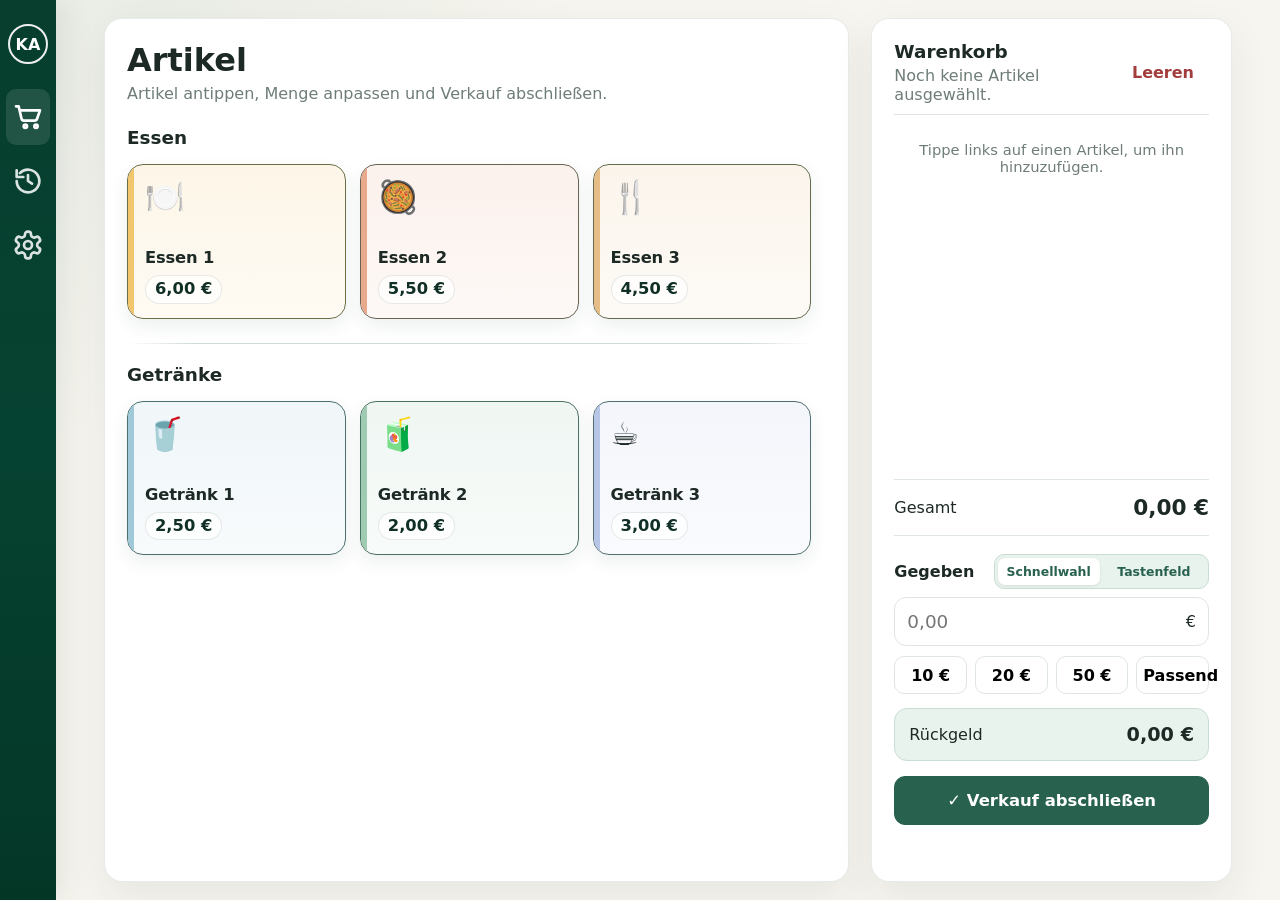
<file: index.html>
<!doctype html>
<html lang="de" data-app-version="V0.27">
<head>
  <meta charset="utf-8" />
  <meta name="viewport" content="width=device-width, initial-scale=1" />
  <meta name="theme-color" content="#16382d" />
  <title>KassenApp</title>
  <link rel="manifest" href="manifest.webmanifest" />
  <link rel="stylesheet" href="styles.css?v=0.27" />
</head>
<body>
  <div class="mobile-topbar">
    <div class="mobile-brand">
      <div class="logo-box">KA</div>
      <strong id="mobileAppTitle">KassenApp</strong>
    </div>
    <button id="mobileMenuBtn" class="mobile-menu-btn" type="button" aria-label="Menü öffnen" aria-expanded="false" aria-controls="appSidebar">☰</button>
  </div>

  <aside class="app-sidebar" id="appSidebar">
    <div class="sidebar-brand">
      <div class="logo-box" id="logoBox">KA</div>
      <div class="sidebar-brand-copy">
        <div class="brand-title" id="appTitle">KassenApp</div>
        <div class="brand-subtitle">Verkauf einfach erfassen</div>
      </div>
      <button id="closeMobileMenuBtn" class="sidebar-mobile-close" type="button" aria-label="Menü schließen">×</button>
    </div>

    <nav class="nav" aria-label="Hauptnavigation">
      <button class="nav-btn active" data-view="cash" type="button" aria-label="Kasse">
        <span class="nav-icon" aria-hidden="true">
          <svg class="nav-svg" viewBox="0 0 24 24" fill="none" stroke="currentColor" stroke-width="2" stroke-linecap="round" stroke-linejoin="round">
            <path d="M3 4h2l2.1 9.1a2 2 0 0 0 2 1.6h7.8a2 2 0 0 0 1.9-1.4L21 7H6" />
            <circle cx="10" cy="19" r="1.25" />
            <circle cx="18" cy="19" r="1.25" />
          </svg>
        </span><span>Kasse</span>
      </button>
      <button class="nav-btn" data-view="sales" type="button" aria-label="Verkäufe">
        <span class="nav-icon" aria-hidden="true">
          <svg class="nav-svg" viewBox="0 0 24 24" fill="none" stroke="currentColor" stroke-width="2" stroke-linecap="round" stroke-linejoin="round">
            <path d="M3.5 12a8.5 8.5 0 1 0 2.4-5.9" />
            <path d="M3.5 4v5h5" />
            <path d="M12 7.5V12l3 2" />
          </svg>
        </span><span>Verkäufe</span>
      </button>
      <button class="nav-btn" data-view="settings" type="button" aria-label="Einstellungen">
        <span class="nav-icon" aria-hidden="true">
          <svg class="nav-svg" viewBox="0 0 24 24" fill="none" stroke="currentColor" stroke-width="2" stroke-linecap="round" stroke-linejoin="round">
            <path d="M12.22 2h-.44a2 2 0 0 0-2 2v.18a2 2 0 0 1-1 1.73l-.43.25a2 2 0 0 1-2 0l-.15-.08a2 2 0 0 0-2.73.73l-.22.38a2 2 0 0 0 .73 2.73l.15.09a2 2 0 0 1 1 1.74v.5a2 2 0 0 1-1 1.74l-.15.09a2 2 0 0 0-.73 2.73l.22.38a2 2 0 0 0 2.73.73l.15-.08a2 2 0 0 1 2 0l.43.25a2 2 0 0 1 1 1.73V20a2 2 0 0 0 2 2h.44a2 2 0 0 0 2-2v-.18a2 2 0 0 1 1-1.73l.43-.25a2 2 0 0 1 2 0l.15.08a2 2 0 0 0 2.73-.73l.22-.38a2 2 0 0 0-.73-2.73l-.15-.09a2 2 0 0 1-1-1.74v-.5a2 2 0 0 1 1-1.74l.15-.09a2 2 0 0 0 .73-2.73l-.22-.38a2 2 0 0 0-2.73-.73l-.15.08a2 2 0 0 1-2 0l-.43-.25a2 2 0 0 1-1-1.73V4a2 2 0 0 0-2-2z" />
            <circle cx="12" cy="12" r="3" />
          </svg>
        </span><span>Einstellungen</span>
      </button>
    </nav>

    <div class="sidebar-foot">
      <span>Lokale Kasse</span>
      <strong>Bereit</strong>
    </div>
  </aside>
  <button id="sidebarBackdrop" class="sidebar-backdrop" type="button" aria-label="Menü schließen"></button>
<main class="shell">
    <section id="cashView" class="view active">
      <div class="cash-grid">
        <div class="panel products-panel">
          <div class="panel-header">
            <div>
              <h1>Artikel</h1>
              <p>Artikel antippen, Menge anpassen und Verkauf abschließen.</p>
            </div>
          </div>

          <div class="category-block">
            <div class="section-title-row">
              <h2>Essen</h2>
            </div>
            <div id="foodGrid" class="product-grid"></div>
          </div>

          <div class="category-divider"></div>
          <div class="category-block drinks-block">
            <div class="section-title-row">
              <h2>Getränke</h2>
            </div>
            <div id="drinkGrid" class="product-grid"></div>
          </div>
        </div>

        <aside class="panel checkout-panel">
          <div class="panel-header">
            <div>
              <h2>Warenkorb</h2>
              <p id="cartHint">Noch keine Artikel ausgewählt.</p>
            </div>
            <button id="clearCartBtn" class="text-btn danger-soft" type="button">Leeren</button>
          </div>

          <div id="cartList" class="cart-list"></div>

          <div class="totals">
            <h2 class="payment-column-title">Kasse</h2>
            <div class="category-subtotals" aria-label="Zwischensummen nach Kategorie">
              <div class="total-row total-subrow">
                <span>Essen</span>
                <strong id="foodSubtotal">0,00 €</strong>
              </div>
              <div class="total-row total-subrow">
                <span>Getränke</span>
                <strong id="drinkSubtotal">0,00 €</strong>
              </div>
            </div>
            <div class="total-row total-grand-row">
              <span>Gesamt</span>
              <strong id="grandTotal">0,00 €</strong>
            </div>
          </div>

          <div class="payment-box">
            <div class="payment-heading">
              <label for="givenInput">Gegeben</label>
              <div class="payment-mode-switch" role="group" aria-label="Eingabemodus für gegebenes Geld">
                <button type="button" class="payment-mode-btn active" data-payment-mode="quick" aria-pressed="true">Schnellwahl</button>
                <button type="button" class="payment-mode-btn" data-payment-mode="keypad" aria-pressed="false">Tastenfeld</button>
              </div>
            </div>

            <div class="money-input-wrap">
              <input id="givenInput" class="money-input" inputmode="decimal" placeholder="0,00" aria-label="Gegebener Betrag" />
              <span>€</span>
            </div>

            <div id="quickPaymentMode" class="payment-mode-panel">
              <div class="quick-money">
                <button type="button" data-money="10">10 €</button>
                <button type="button" data-money="20">20 €</button>
                <button type="button" data-money="50">50 €</button>
                <button type="button" id="exactBtn">Passend</button>
              </div>
            </div>

            <div id="keypadPaymentMode" class="payment-mode-panel" hidden>
              <div class="cash-keypad" aria-label="Tastenfeld für gegebenes Geld">
                <button type="button" data-keypad="7">7</button>
                <button type="button" data-keypad="8">8</button>
                <button type="button" data-keypad="9">9</button>
                <button type="button" data-keypad="4">4</button>
                <button type="button" data-keypad="5">5</button>
                <button type="button" data-keypad="6">6</button>
                <button type="button" data-keypad="1">1</button>
                <button type="button" data-keypad="2">2</button>
                <button type="button" data-keypad="3">3</button>
                <button type="button" data-keypad=",">,</button>
                <button type="button" data-keypad="0">0</button>
                <button type="button" data-keypad="00">00</button>
                <button type="button" class="keypad-exact" id="keypadExactBtn">Passend</button>
                <button type="button" class="keypad-backspace" id="keypadBackspaceBtn" aria-label="Letzte Eingabe löschen">⌫</button>
              </div>
              <p class="keypad-hint">Schnelleingabe: 2000 = 20,00 €</p>
            </div>

            <div class="change-card">
              <span>Rückgeld</span>
              <strong id="changeAmount">0,00 €</strong>
            </div>
          </div>

          <button id="completeSaleBtn" class="primary-btn complete-btn" type="button">✓ Verkauf abschließen</button>
          <div id="cashMessage" class="message" aria-live="polite"></div>
        </aside>
      </div>
    </section>

    <section id="salesView" class="view">
      <div class="sales-v4">
        <div class="sales-v4-header">
          <div>
            <h1>Verkäufe</h1>
            <p>Übersicht des Verkaufstags <span id="salesDayLabel" class="sales-day-label"></span></p>
          </div>
        </div>

        <div class="sales-summary-grid">
          <article class="day-summary-card">
            <div class="day-summary-icon">▥</div>
            <div>
              <span>Verkäufe</span>
              <strong id="statSalesCount">0</strong>
              <small>abgeschlossen</small>
            </div>
          </article>
          <article class="day-summary-card">
            <div class="day-summary-icon">€</div>
            <div>
              <span>Umsatz</span>
              <strong id="statRevenue">0,00 €</strong>
              <small>abgeschlossen</small>
            </div>
          </article>
          <article class="day-summary-card">
            <div class="day-summary-icon">↗</div>
            <div>
              <span>Ø pro Verkauf</span>
              <strong id="statAverage">0,00 €</strong>
              <small>Durchschnitt</small>
            </div>
          </article>
        </div>

        <section class="panel top-products-panel">
          <div class="compact-section-head">
            <div>
              <h2>Meistverkaufte Artikel</h2>
              <p>Mengen aus allen abgeschlossenen Verkäufen.</p>
            </div>
          </div>
          <div id="itemStats" class="top-product-grid"></div>
        </section>

        <section class="panel sales-list-panel">
          <div class="compact-section-head sales-list-head">
            <div>
              <h2>Verkäufe</h2>
              <p>Klicke auf einen Eintrag, um die Details rechts zu öffnen.</p>
            </div>
            <label class="compact-filter">
              <span>Status</span>
              <select id="statusFilter">
                <option value="all">Alle</option>
                <option value="completed">Abgeschlossen</option>
                <option value="cancelled">Storniert</option>
              </select>
            </label>
          </div>

          <div class="compact-sales-table-wrap">
            <table id="salesTable" class="compact-sales-table">
              <thead id="salesHead"></thead>
              <tbody id="salesBody"></tbody>
            </table>
          </div>
          <div id="salesEmpty" class="empty-state">Noch keine Verkäufe vorhanden.</div>

          <div class="sales-table-footer">
            <div class="pagination-left">
              <label class="page-size-control">
                <span>Einträge pro Seite</span>
                <select id="pageSizeSelect">
                  <option value="5">5</option>
                  <option value="10" selected>10</option>
                  <option value="20">20</option>
                  <option value="50">50</option>
                </select>
              </label>
              <span id="paginationInfo" class="pagination-info">0–0 von 0</span>
            </div>

            <div class="pagination-controls">
              <button id="prevPageBtn" class="secondary-btn pagination-btn" type="button">← Zurück</button>
              <span id="pageIndicator">Seite 1 / 1</span>
              <button id="nextPageBtn" class="secondary-btn pagination-btn" type="button">Weiter →</button>
            </div>
          </div>

          <div class="sales-export-row">
            <button id="copySalesBtn" class="secondary-btn" type="button">⧉ Kopieren</button>
            <button id="exportCsvBtn" class="primary-btn" type="button">↓ CSV exportieren</button>
          </div>
        </section>
      </div>

      <aside id="saleDetailDrawer" class="sale-drawer" aria-hidden="true">
        <div class="sale-drawer-head">
          <div>
            <h2 id="saleDetailTitle">Verkaufsdetails</h2>
            <p id="saleDetailMeta"></p>
          </div>
          <button id="closeSaleDetailBtn" class="drawer-close" type="button" aria-label="Schließen">×</button>
        </div>
        <div id="saleDetailContent" class="sale-drawer-content"></div>
      </aside>
      <button id="saleDrawerBackdrop" class="sale-drawer-backdrop" type="button" aria-label="Details schließen"></button>
    </section>

    <section id="settingsView" class="view">
      <div class="panel">
        <div class="settings-header">
          <div>
            <h1>Einstellungen</h1>
            <p>Artikel, Preise, Reihenfolge und App-Bezeichnung verwalten.</p>
          </div>
        </div>

        <div class="settings-meta">
          <label>App-Name
            <input id="appNameInput" type="text" maxlength="40" />
          </label>
          <div class="note">
            Logo-Platz ist vorbereitet. Später können wir dein echtes Logo als Bilddatei einbauen.
          </div>
        </div>

        <div class="mobile-app-settings">
          <div class="mobile-app-setting-row">
            <div>
              <h3>Handy &amp; App</h3>
              <p>Haptik, Installation und App-Updates verwalten.</p>
            </div>
            <label class="setting-switch-row">
              <span>Haptische Rückmeldung</span>
              <span class="modal-toggle-wrap">
                <input id="hapticsToggle" type="checkbox" checked />
                <span class="toggle"></span>
              </span>
            </label>
          </div>
          <div class="pwa-actions">
            <div class="pwa-status-copy">
              <strong id="pwaStatusTitle">App wird geprüft …</strong>
              <span id="pwaStatusText">Offline- und Installationsstatus werden ermittelt.</span>
              <span class="app-version-line">Installierte Version: <strong id="appVersionLabel">V0.26</strong><br>
              <span>Verfügbare Version: <strong id="availableVersionLabel">–</strong></span><br>
              <span>Status: <strong id="versionStatusLabel">Wird geprüft …</strong></span></span>
            </div>
            <div class="header-actions">
              <button id="installPwaBtn" class="secondary-btn" type="button" hidden>App installieren</button>
              <button id="updatePwaBtn" class="primary-btn" type="button" hidden>Neue Version installieren</button>
              <button id="checkUpdateBtn" class="secondary-btn" type="button">Nach Update suchen</button>
            </div>
          </div>
        </div>

        <div class="settings-articles-head">
          <div>
            <h2>Artikel</h2>
            <p class="settings-drag-hint">Per Drag&amp;Drop verschieben oder die Pfeile benutzen.</p>
          </div>
          <button id="addProductBtn" class="primary-btn" type="button">+ Artikel hinzufügen</button>
        </div>
        <div id="settingsList" class="settings-list"></div>

        <div class="backup-box preset-picker-box">
          <div class="preset-picker-copy">
            <h3>Artikel-Preset auswählen</h3>
          </div>
          <div class="preset-picker-controls">
            <label for="presetSelect">Preset</label>
            <div class="preset-select-row">
              <select id="presetSelect" disabled>
                <option value="">Presets werden geladen …</option>
              </select>
              <button id="clearPresetSelectionBtn" class="secondary-btn preset-clear-btn" type="button" disabled title="Preset-Auswahl löschen">Löschen</button>
            </div>
            <button id="loadPresetBtn" class="primary-btn preset-load-btn" type="button" disabled>Preset laden</button>
            <button id="refreshPresetIndexBtn" class="secondary-btn preset-refresh-btn" type="button" disabled>Presets aktualisieren</button>
            <span id="presetStatus" class="preset-status" role="status">Preset-Liste wird geladen …</span>
          </div>
        </div>

        <div class="backup-box preset-export-box">
          <div class="preset-export-copy">
            <h3>Artikel-Preset erstellen</h3>
            <p>Aktuelle Artikelliste als Preset speichern.</p>
          </div>
          <div class="preset-export-controls">
            <label class="sr-only" for="presetNameInput">Preset-Name</label>
            <input id="presetNameInput" type="text" maxlength="80" autocomplete="off" placeholder="Preset-Name" />
            <button id="exportProductPresetBtn" class="primary-btn" type="button" disabled>Preset speichern</button>
            <span class="preset-export-hint">Preset-Datei und index.json werden zusammen heruntergeladen.</span>
          </div>
        </div>

        <div class="backup-box">
          <div>
            <h3>Daten sichern / wiederherstellen</h3>
            <p>Damit kannst du deine Einstellungen und Verkäufe auf einen anderen PC übertragen.</p>
          </div>
          <div class="header-actions">
            <button id="backupBtn" class="secondary-btn" type="button">Sicherung herunterladen</button>
            <label class="secondary-btn file-label">
              Sicherung einlesen
              <input id="restoreInput" type="file" accept="application/json,.json" hidden />
            </label>
          </div>
        </div>
      </div>
    </section>
  </main>

  <dialog id="productDialog" class="modal">
    <form id="productForm" class="modal-card" novalidate>
      <div class="modal-header">
        <div>
          <h2 id="dialogTitle">Artikel bearbeiten</h2>
          <p>Änderungen werden direkt in der Kasse übernommen.</p>
        </div>
        <button id="closeProductDialogBtn" class="icon-btn" type="button" aria-label="Schließen">×</button>
      </div>

      <input id="productIdInput" type="hidden" />

      <label>Artikelname
        <input id="productNameInput" type="text" maxlength="50" required />
      </label>

      <label>Kategorie
        <select id="productCategoryInput">
          <option value="food">Essen</option>
          <option value="drink">Getränk</option>
        </select>
      </label>

      <label>Preis (€)
        <input id="productPriceInput" type="text" inputmode="decimal" autocomplete="off" placeholder="0,00" required />
      </label>

      <div class="field-group">
        <span class="field-label">Farbe der Artikelkachel</span>
        <div class="color-field">
          <input id="productColorInput" type="color" value="#f6d49a" aria-label="Artikelfarbe auswählen" />
          <span id="productColorValue">#f6d49a</span>
        </div>
      </div>

      <label>Symbol (optional)
        <input id="productIconInput" type="text" maxlength="4" placeholder="z. B. 🌭" />
      </label>

      <label class="modal-toggle-row">
        <div>
          <strong>Artikel aktiv</strong>
          <small>Inaktive Artikel werden auf der Kassenseite ausgeblendet.</small>
        </div>
        <span class="modal-toggle-wrap">
          <input id="productActiveInput" type="checkbox" checked />
          <span class="toggle"></span>
        </span>
      </label>

      <div id="productFormMessage" class="form-message" hidden></div>

      <div class="modal-actions">
        <button class="secondary-btn" value="cancel" type="button" id="cancelProductBtn">Abbrechen</button>
        <button class="primary-btn" type="button" id="saveProductBtn">Speichern</button>
      </div>
    </form>
  </dialog>
<div id="globalUpdateNotice" class="global-update-notice" hidden role="status" aria-live="polite">
  <div>
    <strong id="globalUpdateTitle">Neue Version verfügbar</strong>
    <span id="globalUpdateText">Ein Update der KassenApp ist bereit.</span>
  </div>
  <button id="globalUpdateBtn" class="primary-btn" type="button">Aktualisieren</button>
</div>
<script src="app.js?v=0.27"></script>
<script>
  (() => {
    const CURRENT_VERSION = document.documentElement.dataset.appVersion || "V0.22.4.1";
    const installBtn = document.getElementById("installPwaBtn");
    const updateBtn = document.getElementById("updatePwaBtn");
    const checkBtn = document.getElementById("checkUpdateBtn");
    const statusTitle = document.getElementById("pwaStatusTitle");
    const statusText = document.getElementById("pwaStatusText");
    const globalNotice = document.getElementById("globalUpdateNotice");
    const globalTitle = document.getElementById("globalUpdateTitle");
    const globalText = document.getElementById("globalUpdateText");
    const globalBtn = document.getElementById("globalUpdateBtn");
    let deferredInstallPrompt = null;
    let waitingWorker = null;
    let registrationRef = null;
    let refreshing = false;
    let serverVersion = null;
    let lastAutomaticUpdateCheck = 0;
    const availableVersionLabel = document.getElementById("availableVersionLabel");
    const versionStatusLabel = document.getElementById("versionStatusLabel");
    const installedVersionLabel = document.getElementById("appVersionLabel");
    if (installedVersionLabel) installedVersionLabel.textContent = CURRENT_VERSION;

    function versionParts(value) {
      return String(value || "").trim().replace(/^v/i, "").split(".").map(part => {
        const match = part.match(/^\d+/);
        return match ? Number(match[0]) : 0;
      });
    }

    function compareVersions(a, b) {
      const left = versionParts(a);
      const right = versionParts(b);
      const length = Math.max(left.length, right.length);
      for (let i = 0; i < length; i += 1) {
        const diff = (left[i] || 0) - (right[i] || 0);
        if (diff !== 0) return diff > 0 ? 1 : -1;
      }
      return 0;
    }

    function setVersionState(remote = null) {
      if (availableVersionLabel) availableVersionLabel.textContent = remote ? `V${String(remote).replace(/^v/i, "")}` : "–";
      if (!versionStatusLabel) return;
      if (!remote) versionStatusLabel.textContent = navigator.onLine ? "Prüfung nicht möglich" : "Offline";
      else if (compareVersions(remote, CURRENT_VERSION) > 0) versionStatusLabel.textContent = "Update verfügbar";
      else versionStatusLabel.textContent = "App ist aktuell ✓";
    }

    const standalone = window.matchMedia("(display-mode: standalone)").matches || window.navigator.standalone === true;

    function setStatus(title, text) {
      if (statusTitle) statusTitle.textContent = title;
      if (statusText) statusText.textContent = text;
    }

    function revealUpdate(version = serverVersion) {
      const label = version && version !== CURRENT_VERSION ? version : "eine neue Version";
      if (globalTitle) globalTitle.textContent = version && version !== CURRENT_VERSION ? `Neue Version ${version} verfügbar` : "Neue Version verfügbar";
      if (globalText) globalText.textContent = waitingWorker ? "Das Update ist geladen und kann jetzt installiert werden." : `Die KassenApp hat ${label} gefunden und lädt das Update.`;
      if (globalNotice) globalNotice.hidden = false;
      if (updateBtn) updateBtn.hidden = false;
      setStatus("Neue Version verfügbar", waitingWorker ? "Die neue Version ist geladen und kann jetzt installiert werden." : "Eine neue Version wurde gefunden und wird vorbereitet.");
    }

    function showUpdate(worker) {
      waitingWorker = worker;
      revealUpdate(serverVersion);
      if (globalText) globalText.textContent = "Das Update ist geladen und kann jetzt installiert werden.";
    }

    async function activateWaitingUpdate() {
      if (!registrationRef) return;
      if (!waitingWorker && registrationRef.waiting) waitingWorker = registrationRef.waiting;
      if (!waitingWorker) {
        try {
          await registrationRef.update();
          if (registrationRef.waiting) waitingWorker = registrationRef.waiting;
        } catch {}
      }
      if (waitingWorker) waitingWorker.postMessage({ type: "SKIP_WAITING" });
      else setStatus("Update wird vorbereitet …", "Bitte einen Moment warten. Die neue Version wird geladen.");
    }

    async function readServerVersion() {
      if (!navigator.onLine) return null;
      try {
        const response = await fetch(`./version.json?t=${Date.now()}`, {
          cache: "no-store",
          headers: { "Cache-Control": "no-cache" }
        });
        if (!response.ok) return null;
        const payload = await response.json();
        return typeof payload.version === "string" ? payload.version : null;
      } catch {
        return null;
      }
    }

    async function automaticUpdateCheck(force = false) {
      if (!navigator.onLine || !registrationRef) return;
      const now = Date.now();
      if (!force && now - lastAutomaticUpdateCheck < 30000) return;
      lastAutomaticUpdateCheck = now;

      const remote = await readServerVersion();
      if (remote) {
        serverVersion = remote;
        setVersionState(remote);
        if (compareVersions(remote, CURRENT_VERSION) > 0) revealUpdate(remote);
        else {
          if (globalNotice) globalNotice.hidden = true;
          if (updateBtn) updateBtn.hidden = true;
        }
      } else {
        setVersionState(null);
      }

      try {
        await registrationRef.update();
        if (registrationRef.waiting && serverVersion && compareVersions(serverVersion, CURRENT_VERSION) > 0) showUpdate(registrationRef.waiting);
      } catch (error) {
        console.debug("Automatische Update-Prüfung nicht möglich:", error);
      }
    }

    window.addEventListener("beforeinstallprompt", (event) => {
      event.preventDefault();
      deferredInstallPrompt = event;
      if (installBtn && !standalone) installBtn.hidden = false;
      setStatus("Installationsbereit", "Die KassenApp kann auf diesem Gerät installiert werden.");
    });

    window.addEventListener("appinstalled", () => {
      deferredInstallPrompt = null;
      if (installBtn) installBtn.hidden = true;
      setStatus("App installiert", "Die KassenApp ist als eigenständige App verfügbar und offline vorbereitet.");
    });

    if (installBtn) installBtn.addEventListener("click", async () => {
      if (!deferredInstallPrompt) {
        setStatus("Installation über Browsermenü", "Falls kein Installieren-Button angeboten wird, nutze „Zum Startbildschirm hinzufügen“ im Browsermenü.");
        return;
      }
      deferredInstallPrompt.prompt();
      await deferredInstallPrompt.userChoice;
      deferredInstallPrompt = null;
      installBtn.hidden = true;
    });

    if (!("serviceWorker" in navigator)) {
      setStatus("Offline-Modus nicht unterstützt", "Dieser Browser unterstützt keine Service Worker.");
      if (checkBtn) checkBtn.disabled = true;
      return;
    }

    navigator.serviceWorker.addEventListener("controllerchange", () => {
      if (refreshing) return;
      refreshing = true;
      window.location.reload();
    });

    window.addEventListener("load", async () => {
      try {
        const registration = await navigator.serviceWorker.register("./service-worker.js?v=0.22.4.1", { updateViaCache: "none" });
        registrationRef = registration;

        if (standalone) setStatus("App installiert", navigator.onLine ? "Online und offline bereit." : "Offline gestartet – Kasse ist weiter nutzbar.");
        else setStatus("Offline bereit", navigator.onLine ? "Die App-Dateien werden für Offline-Nutzung gespeichert." : "Offline gestartet – Kasse ist weiter nutzbar.");

        registration.addEventListener("updatefound", () => {
          const worker = registration.installing;
          if (!worker) return;
          worker.addEventListener("statechange", () => {
            if (worker.state === "installed" && navigator.serviceWorker.controller && serverVersion && compareVersions(serverVersion, CURRENT_VERSION) > 0) showUpdate(worker);
          });
        });

        await automaticUpdateCheck(true);
        window.addEventListener("online", () => automaticUpdateCheck(true));
        window.addEventListener("pageshow", () => automaticUpdateCheck(false));
        document.addEventListener("visibilitychange", () => {
          if (document.visibilityState === "visible") automaticUpdateCheck(false);
        });

        if (checkBtn) checkBtn.addEventListener("click", async () => {
          setStatus("Update wird geprüft …", "GitHub Pages wird nach einer neuen Version gefragt.");
          const before = waitingWorker;
          await automaticUpdateCheck(true);
          setTimeout(() => {
            if (!waitingWorker && !before && (!serverVersion || compareVersions(serverVersion, CURRENT_VERSION) <= 0)) {
              setStatus(standalone ? "App aktuell" : "Offline bereit", "Es wurde keine neuere Version gefunden.");
            }
          }, 700);
        });
      } catch (error) {
        console.warn("Offline-Modus konnte nicht aktiviert werden:", error);
        setStatus("Offline-Modus nicht aktiv", "Die App konnte den Offline-Speicher nicht einrichten.");
      }
    });

    if (updateBtn) updateBtn.addEventListener("click", activateWaitingUpdate);
    if (globalBtn) globalBtn.addEventListener("click", activateWaitingUpdate);

    window.addEventListener("online", () => {
      if (!waitingWorker) setStatus(standalone ? "App installiert" : "Offline bereit", "Online – Updates können geprüft werden.");
    });
    window.addEventListener("offline", () => setStatus(standalone ? "App installiert" : "Offline bereit", "Offline – die Kassenfunktionen bleiben verfügbar."));
  })();
</script>
</body>
</html>
</file>
<file: styles.css>
:root {
  --bg: #f4f6f4;
  --panel: #ffffff;
  --ink: #1d2925;
  --muted: #6e7d76;
  --line: #dfe6e1;
  --green-900: #16382d;
  --green-800: #1f4a3c;
  --green-700: #28614e;
  --green-100: #e9f3ee;
  --danger: #a33c3c;
  --danger-bg: #faeded;
  --shadow: 0 12px 30px rgba(20, 55, 44, 0.08);
  --radius: 18px;
}

* { box-sizing: border-box; }

body {
  margin: 0;
  font-family: Inter, ui-sans-serif, system-ui, -apple-system, BlinkMacSystemFont, "Segoe UI", sans-serif;
  
  color: var(--ink);
}

button, input, select { font: inherit; }

button { cursor: pointer; }

.topbar {
  
  display: flex;
  align-items: center;
  justify-content: space-between;
  gap: 24px;
  padding: 12px 28px;
  
  color: #fff;
  position: sticky;
  top: 0;
  z-index: 20;
  box-shadow: 0 5px 18px rgba(0,0,0,.12);
}

.brand {
  display: flex;
  align-items: center;
  gap: 12px;
  min-width: 210px;
}

.logo-box {
  width: 44px;
  height: 44px;
  display: grid;
  place-items: center;
  border-radius: 12px;
  background: rgba(255,255,255,.12);
  border: 1px solid rgba(255,255,255,.22);
  font-weight: 800;
}

.brand-title { font-weight: 800; font-size: 1.05rem; }
.brand-subtitle { opacity: .72; font-size: .78rem; margin-top: 2px; }

.nav {
  display: flex;
  gap: 8px;
  flex-wrap: wrap;
  justify-content: flex-end;
}

.nav-btn {
  border: 0;
  color: rgba(255,255,255,.75);
  background: transparent;
  padding: 10px 14px;
  border-radius: 10px;
  font-weight: 700;
}

.nav-btn:hover, .nav-btn.active {
  color: #fff;
  background: rgba(255,255,255,.12);
}

.shell {  margin: 0 auto; padding: 24px; }

.view { display: none; }
.view.active { display: block; }

.panel {
  background: var(--panel);
  border: 1px solid var(--line);
  border-radius: var(--radius);
  
}

.cash-grid {
  display: grid;
  grid-template-columns: minmax(0, 1.55fr) minmax(340px, .75fr);
  gap: 22px;
  align-items: start;
}

.products-panel, .checkout-panel { padding: 22px; }
.checkout-panel { position: sticky; top: 100px; }

.panel-header, .sales-header, .settings-header, .section-title-row,
.modal-header, .backup-box {
  display: flex;
  align-items: center;
  justify-content: space-between;
  gap: 16px;
}

h1, h2, h3, p { margin-top: 0; }
h1 { font-size: clamp(1.55rem, 2.5vw, 2.2rem); margin-bottom: 5px; }
h2 { font-size: 1.15rem; margin-bottom: 4px; }
h3 { margin-bottom: 5px; }

p, .muted { color: var(--muted); }
.panel-header p, .sales-header p, .settings-header p, .modal-header p { margin-bottom: 0; }

.category-block { margin-top: 24px; }
.section-title-row { margin-bottom: 12px; }

.product-grid {
  display: grid;
  grid-template-columns: repeat(3, minmax(0, 1fr));
  
}

.product-btn {
  
  
  
  border-radius: 16px;
  
  text-align: left;
  display: flex;
  flex-direction: column;
  justify-content: space-between;
  
  transition: transform .12s ease, border-color .12s ease, background .12s ease;
}

.product-btn:hover {
  
  
  background: #fbfdfc;
}

.product-icon { font-size: 1.45rem; min-height: 26px; }
.product-name { font-weight: 800;  }
.product-price {  font-weight: 800; margin-top: 4px; }

.cart-list {
  margin: 18px 0;
  display: grid;
  
  
  overflow: auto;
}

.cart-row {
  
  
  
  
  
  
  align-items: center;
}

.cart-name { font-weight: 800; }
.cart-price { color: var(--muted); font-size: .9rem; margin-top: 3px; }

.qty-controls {
  display: flex;
  align-items: center;
  
}

.qty-controls button, .quick-money button, .icon-btn {
  border: 1px solid var(--line);
  background: #fff;
  border-radius: 10px;
  min-width: 38px;
  min-height: 38px;
}

.qty-controls strong { min-width: 24px; text-align: center; }

.totals {
  border-top: 1px solid var(--line);
  border-bottom: 1px solid var(--line);
  padding: 15px 0;
}

.total-row { display: flex; justify-content: space-between; align-items: center; }
.total-row strong { font-size: 1.35rem; }

.category-subtotals,
.payment-column-title {
  display: none;
}

.payment-box { padding-top: 18px; }
.payment-box label { display: block; font-weight: 800; margin-bottom: 8px; }

.money-input-wrap {
  display: flex;
  align-items: center;
  border: 1px solid var(--line);
  border-radius: 12px;
  padding: 0 12px;
  background: #fff;
}

.money-input {
  width: 100%;
  border: 0;
  outline: 0;
  padding: 13px 0;
  font-size: 1.15rem;
  background: transparent;
}

.quick-money {
  display: grid;
  grid-template-columns: repeat(4, 1fr);
  gap: 8px;
  margin: 10px 0 14px;
}

.quick-money button { font-weight: 800; }
.quick-money button:hover { background: var(--green-100); }

.change-card {
  background: var(--green-100);
  border: 1px solid #c9ded3;
  border-radius: 13px;
  padding: 14px;
  display: flex;
  justify-content: space-between;
  align-items: center;
}

.change-card strong { font-size: 1.2rem; }

.primary-btn, .secondary-btn, .text-btn, .file-label {
  border-radius: 11px;
  padding: 11px 14px;
  font-weight: 800;
  border: 1px solid transparent;
}

.primary-btn {
  background: var(--green-700);
  color: #fff;
  border-color: var(--green-700);
}

.primary-btn:hover { background: var(--green-800); }

.secondary-btn, .file-label {
  background: #fff;
  color: var(--green-900);
  border-color: var(--line);
}

.secondary-btn:hover, .file-label:hover { background: #f8fbf9; }

.text-btn { background: transparent; }
.danger-soft { color: var(--danger); }

.complete-btn { width: 100%; margin-top: 15px; padding: 14px; font-size: 1.03rem; }

.message {
  min-height: 24px;
  font-size: .9rem;
  margin-top: 10px;
  color: var(--green-700);
}

.sales-header, .settings-header { padding: 22px 22px 0; }
.header-actions { display: flex; gap: 10px; flex-wrap: wrap; }

.filters {
  padding: 18px 22px;
  display: flex;
  gap: 12px;
  align-items: end;
  flex-wrap: wrap;
}

.filters label, .settings-meta label, .modal-card label {
  display: grid;
  gap: 6px;
  font-weight: 700;
  color: var(--ink);
}

input, select {
  border: 1px solid var(--line);
  border-radius: 10px;
  padding: 10px 12px;
  background: #fff;
  color: var(--ink);
}

.stats-grid {
  display: grid;
  grid-template-columns: 180px 220px minmax(280px, 1fr);
  gap: 12px;
  padding: 0 22px 18px;
}

.stat-card {
  border: 1px solid var(--line);
  border-radius: 14px;
  padding: 14px;
  background: #fbfcfb;
}

.stat-card > span { color: var(--muted); font-size: .9rem; }
.stat-card > strong { display: block; margin-top: 8px; font-size: 1.35rem; }

.item-stats {
  
  
  flex-wrap: wrap;
  margin-top: 8px;
}

.item-chip {
  background: var(--green-100);
  border: 1px solid #d0e0d7;
  border-radius: 999px;
  padding: 6px 9px;
  font-size: .88rem;
}

.table-wrap { overflow: auto; border-top: 1px solid var(--line); }

table {
  width: 100%;
  border-collapse: collapse;
  min-width: 900px;
}

th, td {
  padding: 12px 14px;
  text-align: left;
  border-bottom: 1px solid var(--line);
  white-space: nowrap;
}

th {
  background: #f8faf9;
  color: var(--muted);
  font-size: .83rem;
  text-transform: uppercase;
  letter-spacing: .02em;
}

tbody tr:hover { background: #fcfdfc; }
.status-cancelled { color: var(--danger); font-weight: 800; }

.row-actions { display: flex; gap: 7px; }
.row-actions button { padding: 7px 9px; border-radius: 8px; border: 1px solid var(--line); background: #fff; }
.row-actions .cancel-sale { color: var(--danger); border-color: #e8caca; }

.empty-state { display: none; padding: 28px; color: var(--muted); text-align: center; }

.settings-meta {
  margin: 18px 22px;
  padding: 14px;
  border: 1px solid var(--line);
  border-radius: 14px;
  display: grid;
  grid-template-columns: minmax(220px, 340px) 1fr;
  gap: 16px;
  align-items: end;
  background: #fbfcfb;
}

.note { color: var(--muted); font-size: .92rem; }

.settings-list {
  padding: 0 22px 20px;
  display: grid;
  
}

.settings-row {
  display: grid;
  
  gap: 10px;
  align-items: center;
  border: 1px solid var(--line);
  border-radius: 14px;
  
}

.order-controls { display: flex; gap: 5px; }
.order-controls button { min-width: 34px; height: 34px; border-radius: 8px; border: 1px solid var(--line); background: #fff; }

.settings-row .name { font-weight: 800; }
.badge {
  display: inline-block;
  border-radius: 999px;
  padding: 5px 8px;
  background: #f1f4f2;
  font-size: .84rem;
}
.badge.active { background: var(--green-100); color: var(--green-800); }
.badge.inactive { background: #f2f2f2; color: #777; }

.settings-actions { display: flex; gap: 6px; justify-content: flex-end; }
.settings-actions button { border: 1px solid var(--line); background: #fff; border-radius: 9px; padding: 8px 10px; }

.backup-box {
  margin: 0 22px 22px;
  border-top: 1px solid var(--line);
  padding-top: 18px;
}
.backup-box p { margin-bottom: 0; }
.file-label { display: inline-flex; align-items: center; justify-content: center; cursor: pointer; }

.modal {
  border: 0;
  padding: 0;
  background: transparent;
}

.modal::backdrop { background: rgba(10, 25, 20, .45); }

.modal-card {
  width: min(520px, calc(100vw - 30px));
  background: #fff;
  border-radius: 18px;
  padding: 20px;
  box-shadow: 0 18px 55px rgba(0,0,0,.25);
  display: grid;
  gap: 14px;
}

.icon-btn { font-size: 1.35rem; min-width: 38px; }
.modal-actions { display: flex; justify-content: flex-end; gap: 10px; margin-top: 5px; }

.detail-grid { display: grid; grid-template-columns: 1fr 1fr; gap: 10px; }
.detail-card { border: 1px solid var(--line); border-radius: 12px; padding: 12px; }
.detail-card span { color: var(--muted); font-size: .88rem; }
.detail-card strong { display: block; margin-top: 4px; }

.detail-items {
  border: 1px solid var(--line);
  border-radius: 12px;
  overflow: hidden;
  margin-top: 10px;
}
.detail-item { display: flex; justify-content: space-between; padding: 10px 12px; border-bottom: 1px solid var(--line); }
.detail-item:last-child { border-bottom: 0; }

@media (max-width: 980px) {
  .cash-grid { grid-template-columns: 1fr; }
  .checkout-panel { position: static; }
  .product-grid { grid-template-columns: repeat(2, minmax(0, 1fr)); }
  .stats-grid { grid-template-columns: 1fr 1fr; }
  .stat-card.wide { grid-column: 1 / -1; }
  .settings-row { grid-template-columns: 44px minmax(0, 1fr) 100px auto; }
  .settings-row .category, .settings-row .status { display: none; }
}

@media (max-width: 680px) {
  .topbar { align-items: flex-start; flex-direction: column; padding: 12px 16px; gap: 10px; position: static; }
  .nav { width: 100%; display: grid; grid-template-columns: repeat(3, 1fr); }
  .nav-btn { padding-inline: 8px; }
  .shell { padding: 12px; }
  .products-panel, .checkout-panel { padding: 16px; }
  .product-grid { grid-template-columns: repeat(2, minmax(0, 1fr)); gap: 9px; }
  .product-btn { min-height: 104px; padding: 13px; }
  .quick-money { grid-template-columns: repeat(2, 1fr); }
  .sales-header, .settings-header { padding: 16px 16px 0; align-items: flex-start; flex-direction: column; }
  .filters, .stats-grid, .settings-list { padding-left: 16px; padding-right: 16px; }
  .stats-grid { grid-template-columns: 1fr; }
  .stat-card.wide { grid-column: auto; }
  .settings-meta { margin: 16px; grid-template-columns: 1fr; }
  .settings-row { grid-template-columns: 42px minmax(0, 1fr) auto; }
  .settings-row .price { display: none; }
  .backup-box { margin: 0 16px 16px; align-items: flex-start; flex-direction: column; }
  .header-actions { width: 100%; }
  .header-actions > * { flex: 1; text-align: center; }
}


/* =========================================================
   KassenApp V0.2 – visuelles Redesign
   ========================================================= */

:root {
  --cream: #f7f5ef;
  --mint: #eef6f1;
  --green-950: #102f26;
  --green-600: #35765f;
  --green-500: #468a70;
  --amber-100: #fff0d7;
  --amber-300: #f3c46f;
  --blue-100: #e7f0f8;
  --blue-300: #a9c8de;
  --rose-100: #f9e8e5;
  --rose-300: #e5afa6;
}

body {
  background:
    radial-gradient(circle at 12% 0%, rgba(70,138,112,.08), transparent 28rem),
    var(--cream);
}

.topbar {
  min-height: 82px;
  background: linear-gradient(110deg, var(--green-950), #1a4436);
  border-bottom: 1px solid rgba(255,255,255,.08);
}

.shell { padding-top: 30px; }

.panel {
  border-color: rgba(28,68,54,.10);
  box-shadow: 0 16px 42px rgba(16,47,38,.07);
}

/* KASSE – farbigere Artikelkarten */
.product-grid { gap: 14px; }

.product-btn {
  position: relative;
  overflow: hidden;
  min-height: 142px;
  border: 1px solid rgba(30,72,58,.12);
  padding: 0;
  
  box-shadow: 0 10px 25px rgba(32,68,55,.07);
}

.product-btn::after {
  content: "";
  position: absolute;
  inset: auto -22px -35px auto;
  width: 95px;
  height: 95px;
  border-radius: 50%;
  background: rgba(255,255,255,.28);
  pointer-events: none;
}

.product-btn.food.accent-0,
.product-btn.food.accent-2 { background: linear-gradient(145deg, #fff2d8, #f6d49a); }

.product-btn.food.accent-1,
.product-btn.food.accent-3 { background: linear-gradient(145deg, #f7e9e1, #e9bca5); }

.product-btn.drink.accent-0,
.product-btn.drink.accent-2 { background: linear-gradient(145deg, #e8f3f7, #b9d8df); }

.product-btn.drink.accent-1,
.product-btn.drink.accent-3 { background: linear-gradient(145deg, #e9f4ee, #b9d8c8); }

.product-btn:hover {
  transform: translateY(-3px);
  box-shadow: 0 14px 30px rgba(32,68,55,.13);
  border-color: rgba(31,90,69,.25);
}

.product-btn:active { transform: translateY(0) scale(.985); }

.product-media {
  width: 100%;
  height: 82px;
  display: grid;
  place-items: center;
  overflow: hidden;
}

.product-media.icon {
  font-size: 2.1rem;
  justify-content: start;
  padding: 18px 18px 0;
}

.product-copy {
  position: relative;
  z-index: 2;
  text-align: left;
  padding: 14px 16px 16px;
}

.product-btn.no-media .product-copy {
  min-height: 140px;
  display: flex;
  flex-direction: column;
  justify-content: space-between;
  padding-top: 18px;
}

.product-btn.no-media .product-name {
  font-size: 1.08rem;
  margin-top: 0;
}

.product-name { margin-top: 0; font-size: 1rem; }
.product-price { color: var(--green-950); font-size: 1.08rem; }

/* KASSE – Warenkorb als Liste */
.checkout-panel {
  overflow: hidden;
}

.cart-list {
  gap: 0;
  max-height: 390px;
  border-top: 1px solid var(--line);
}

.cart-row {
  border: 0;
  border-bottom: 1px solid var(--line);
  border-radius: 0;
  padding: 13px 2px;
  display: grid;
  grid-template-columns: minmax(0, 1fr) auto 88px 34px;
  gap: 10px;
}

.cart-row:hover { background: #fbfcfa; }



.cart-unit { color: var(--muted); font-size: .82rem; margin-top: 2px; }
.cart-line-total { text-align: right; }

.qty-controls { gap: 5px; }
.qty-controls button {
  width: 32px;
  min-width: 32px;
  height: 32px;
  min-height: 32px;
  border-radius: 8px;
}

.delete-cart-item {
  width: 32px;
  height: 32px;
  border: 1px solid #efd2cc;
  border-radius: 9px;
  background: #fff7f5;
  color: #a44335;
  font-size: 1.15rem;
}

.delete-cart-item:hover { background: #fce8e4; }

.cart-empty {
  padding: 26px 8px;
  color: var(--muted);
  text-align: center;
  font-size: .92rem;
}

/* VERKÄUFE – Mockup-orientiertes Layout */
.sales-page { display: grid; gap: 16px; }

.sales-hero {
  background: linear-gradient(120deg, var(--green-950), #275a48);
  color: #fff;
  border-radius: 22px;
  padding: 26px 28px;
  display: flex;
  justify-content: space-between;
  align-items: end;
  gap: 18px;
  box-shadow: 0 18px 42px rgba(16,47,38,.14);
}

.sales-hero p { color: rgba(255,255,255,.72); margin-bottom: 0; }
.sales-hero .eyebrow { color: #bfe1d2; }
.sales-hero .secondary-btn {
  background: rgba(255,255,255,.10);
  border-color: rgba(255,255,255,.18);
  color: #fff;
}
.sales-hero .primary-btn { background: #f1f7f3; color: var(--green-950); border-color: #f1f7f3; }

.eyebrow {
  text-transform: uppercase;
  letter-spacing: .12em;
  font-size: .69rem;
  font-weight: 900;
  color: var(--green-600);
  margin-bottom: 6px;
}

.filter-card {
  background: #fff;
  border: 1px solid rgba(28,68,54,.10);
  border-radius: 16px;
  box-shadow: 0 10px 30px rgba(16,47,38,.05);
}

.filter-card .filters { padding: 14px 18px; }

.sales-layout {
  display: grid;
  grid-template-columns: minmax(0, 1fr) 320px;
  gap: 16px;
  align-items: start;
}

.sales-table-panel { overflow: hidden; }

.sales-panel-title {
  padding: 20px 22px 15px;
  display: flex;
  align-items: center;
  justify-content: space-between;
}
.sales-panel-title h2 { margin: 0; font-size: 1.25rem; }
.sales-panel-title.compact { padding: 18px 18px 8px; }

.sales-sidebar { display: grid; gap: 14px; position: sticky; top: 104px; }

.summary-cards {
  display: grid;
  grid-template-columns: 1fr;
  gap: 10px;
}

.summary-card {
  background: #fff;
  border: 1px solid rgba(28,68,54,.10);
  border-radius: 17px;
  padding: 17px 18px;
  box-shadow: 0 10px 26px rgba(16,47,38,.05);
}

.summary-card.featured {
  background: linear-gradient(135deg, #e8f3ed, #f7fbf8);
  border-color: #c5dfd2;
}

.summary-card span { color: var(--muted); font-size: .86rem; }
.summary-card strong { display: block; margin: 6px 0 2px; font-size: 1.65rem; color: var(--green-950); }
.summary-card small { color: #8a9892; }

.item-stats-panel { padding-bottom: 12px; }

.item-stats {
  display: grid;
  gap: 15px;
  padding: 8px 18px 12px;
}

.stat-bar-row { display: grid; gap: 6px; }
.stat-bar-label { display: flex; justify-content: space-between; gap: 10px; font-size: .9rem; }
.stat-bar-label span { overflow: hidden; text-overflow: ellipsis; white-space: nowrap; }
.stat-bar-track {
  height: 8px;
  border-radius: 999px;
  background: #edf1ee;
  overflow: hidden;
}
.stat-bar-track span {
  display: block;
  height: 100%;
  border-radius: inherit;
  background: linear-gradient(90deg, var(--green-600), #83b79f);
}

#salesTable th { background: #f5f8f6; }
#salesTable tbody tr:nth-child(even) { background: #fcfdfc; }
#salesTable tbody tr:hover { background: #f1f7f3; }

.row-actions button {
  transition: background .12s ease, border-color .12s ease;
}
.row-actions .detail-sale:hover { background: var(--green-100); border-color: #c9ded3; }
.row-actions .cancel-sale:hover { background: #fff1ef; }

/* EINSTELLUNGEN */
.settings-list { gap: 8px; }

.settings-row {
  
  padding: 12px 14px;
  transition: opacity .15s ease, background .15s ease;
}

.settings-row.is-inactive { opacity: .62; background: #fafafa; }

.product-setting-main {
  display: flex;
  align-items: center;
  gap: 13px;
  min-width: 0;
}

.settings-thumb {
  width: 54px;
  height: 54px;
  flex: 0 0 54px;
  border-radius: 12px;
  border: 1px solid var(--line);
  background: var(--mint);
}

.settings-thumb.fallback {
  display: grid;
  place-items: center;
  font-size: 1.35rem;
  font-weight: 800;
}

.setting-copy { min-width: 0; }
.setting-copy .name { overflow: hidden; text-overflow: ellipsis; white-space: nowrap; }

.setting-meta-line {
  display: flex;
  flex-wrap: wrap;
  gap: 6px;
  margin-top: 4px;
  color: var(--muted);
  font-size: .84rem;
}

.settings-right {
  display: flex;
  align-items: center;
  gap: 12px;
}

.order-controls { flex-wrap: nowrap; }
.order-controls button:disabled { opacity: .28; cursor: default; }

.toggle-wrap {
  display: flex;
  align-items: center;
  gap: 7px;
  cursor: pointer;
  user-select: none;
}

.toggle-wrap input {
  position: absolute;
  opacity: 0;
  pointer-events: none;
}

.toggle {
  width: 42px;
  height: 24px;
  border-radius: 999px;
  background: #cbd2ce;
  position: relative;
  transition: background .18s ease;
}

.toggle::after {
  content: "";
  width: 18px;
  height: 18px;
  border-radius: 50%;
  background: #fff;
  position: absolute;
  top: 3px;
  left: 3px;
  box-shadow: 0 2px 5px rgba(0,0,0,.18);
  transition: transform .18s ease;
}

.toggle-wrap input:checked + .toggle { background: var(--green-600); }
.toggle-wrap input:checked + .toggle::after { transform: translateX(18px); }
.toggle-text { min-width: 48px; font-size: .84rem; color: var(--muted); }

.edit-product-btn {
  border: 1px solid var(--line);
  background: #fff;
  padding: 9px 11px;
  border-radius: 9px;
  font-weight: 700;
}

@media (max-width: 1050px) {
  .sales-layout { grid-template-columns: 1fr; }
  .sales-sidebar { position: static; grid-template-columns: 1fr 1.4fr; }
  .summary-cards { grid-template-columns: 1fr 1fr; }
}

@media (max-width: 780px) {
  .cart-row {
    grid-template-columns: minmax(0,1fr) auto 34px;
  }
  .cart-line-total {
    grid-column: 1 / 2;
    text-align: left;
    font-size: .93rem;
  }
  .delete-cart-item { grid-column: 3; grid-row: 1; }
  .qty-controls { grid-column: 2; grid-row: 1 / span 2; }

  .sales-hero {
    align-items: flex-start;
    flex-direction: column;
  }

  .sales-sidebar { grid-template-columns: 1fr; }
  .summary-cards { grid-template-columns: 1fr 1fr; }

  .settings-row { grid-template-columns: 1fr; gap: 12px; }
  .settings-right {
    width: 100%;
    justify-content: space-between;
    border-top: 1px solid var(--line);
    padding-top: 10px;
  }
}

@media (max-width: 520px) {
  .product-grid { grid-template-columns: repeat(2, minmax(0,1fr)); }
  .product-btn { min-height: 126px; }
  .product-media { height: 70px; }
  .product-btn.no-media .product-copy { min-height: 124px; }

  .sales-hero { padding: 20px; border-radius: 18px; }
  .summary-cards { grid-template-columns: 1fr; }

  .settings-right {
    display: grid;
    grid-template-columns: auto 1fr;
  }
  .toggle-wrap { justify-self: end; }
  .edit-product-btn { grid-column: 1 / -1; width: 100%; }
}


/* =========================================================
   KassenApp V0.3
   ========================================================= */

/* Kasse: auf Desktop/Tablet kein Seitenscrollen, beide Spalten gleich hoch */
@media (min-width: 681px) {
  body:has(#cashView.active) {
    height: 100vh;
    overflow: hidden;
  }

  body:has(#cashView.active) .shell {
    height: calc(100vh - 82px);
    padding-top: 18px;
    padding-bottom: 18px;
  }

  #cashView.active,
  #cashView.active .cash-grid {
    height: 100%;
  }

  #cashView.active .cash-grid {
    align-items: stretch;
  }

  #cashView.active .products-panel,
  #cashView.active .checkout-panel {
    height: 100%;
    min-height: 0;
    overflow: hidden;
  }

  #cashView.active .products-panel {
    display: flex;
    flex-direction: column;
  }

  #cashView.active .checkout-panel {
    position: static;
    display: flex;
    flex-direction: column;
  }

  #cashView.active .cart-list {
    flex: 1 1 auto;
    min-height: 90px;
    max-height: none;
    overflow-y: auto;
  }

  #cashView.active .products-panel .category-block {
    flex: 0 0 auto;
  }
}

/* Visuelle Trennung Essen / Getränke */
.category-divider {
  height: 1px;
  background: linear-gradient(90deg, transparent, #cfdad4 10%, #cfdad4 90%, transparent);
  margin: 24px 0 2px;
}
.drinks-block { margin-top: 18px; }

/* Artikelfarbe aus Einstellungen */
.product-btn {
  background:
    linear-gradient(145deg, rgba(255,255,255,.60), rgba(255,255,255,.12)),
    var(--product-color, #d5e8de) !important;
}

.product-btn::before {
  content: "";
  position: absolute;
  inset: 0 auto 0 0;
  width: 5px;
  background: color-mix(in srgb, var(--product-color, #d5e8de) 72%, #16382d);
}

/* Verkaufsübersicht */
.summary-card {
  display: flex;
  align-items: center;
  gap: 13px;
}

.summary-icon {
  width: 44px;
  height: 44px;
  flex: 0 0 44px;
  display: grid;
  place-items: center;
  border-radius: 13px;
  background: var(--green-100);
  color: var(--green-800);
  font-weight: 900;
  font-size: 1.1rem;
  border: 1px solid #d2e3da;
}

.summary-card.featured .summary-icon {
  background: #d9ebdf;
}

.clickable-sale-row {
  cursor: pointer;
}

.clickable-sale-row:active td {
  background: #e4f0e9 !important;
}

/* Modal: Aktiv-Slider */
.modal-toggle-row {
  display: flex !important;
  align-items: center;
  justify-content: space-between;
  gap: 16px;
  border: 1px solid var(--line);
  border-radius: 13px;
  padding: 12px 13px;
  background: #fafcfb;
}

.modal-toggle-row strong { display: block; }
.modal-toggle-row small {
  display: block;
  color: var(--muted);
  font-weight: 400;
  margin-top: 3px;
}

.modal-toggle-wrap {
  display: inline-flex;
  cursor: pointer;
}

.modal-toggle-wrap input {
  position: absolute;
  opacity: 0;
  pointer-events: none;
}

.modal-toggle-wrap input:checked + .toggle {
  background: var(--green-600);
}

.modal-toggle-wrap input:checked + .toggle::after {
  transform: translateX(18px);
}

/* Preis- und Farbfeld */
input[type="number"] {
  appearance: textfield;
  -moz-appearance: textfield;
}
input[type="number"]::-webkit-inner-spin-button,
input[type="number"]::-webkit-outer-spin-button {
  -webkit-appearance: none;
  margin: 0;
}

.color-field {
  display: flex;
  align-items: center;
  gap: 10px;
}

.color-field input[type="color"] {
  width: 58px;
  height: 42px;
  padding: 3px;
  border-radius: 10px;
  cursor: pointer;
}

#productColorValue {
  font-family: ui-monospace, SFMono-Regular, Menlo, Consolas, monospace;
  color: var(--muted);
  font-size: .9rem;
}

@media (max-width: 680px) {
  body:has(#cashView.active) {
    height: auto;
    overflow: auto;
  }

  .summary-card {
    min-height: 92px;
  }
}


/* =========================================================
   KassenApp V0.4
   Neue Seitennavigation + Tages-Verkaufsansicht
   ========================================================= */

:root {
  --sidebar-w: 72px;
  --sidebar-expanded-w: 205px;
}

/* App Navigation */
body {
  padding-left: var(--sidebar-w);
}

.app-sidebar {
  position: fixed;
  inset: 0 auto 0 0;
  width: var(--sidebar-w);
  z-index: 50;
  transition: width .18s ease;
  padding: 22px 15px 18px;
  background: linear-gradient(180deg, #073e2e 0%, #064231 50%, #043626 100%);
  color: #fff;
  display: flex;
  flex-direction: column;
  box-shadow: 10px 0 30px rgba(8,48,36,.08);
}

.sidebar-brand {
  display: flex;
  align-items: center;
  justify-content: center;
  gap: 11px;
  padding: 2px 0 25px;
}

.sidebar-brand .logo-box {
  width: 40px;
  height: 40px;
  flex: 0 0 40px;
  border-radius: 50%;
  background: transparent;
  border: 2px solid rgba(255,255,255,.92);
}

.sidebar-brand-copy {
  display: none;
  min-width: 0;
}
.sidebar-brand .brand-title {
  white-space: nowrap;
  overflow: hidden;
  text-overflow: ellipsis;
}

.app-sidebar .nav {
  display: grid;
  gap: 8px;
  width: 100%;
}

.app-sidebar .nav-btn {
  width: 100%;
  min-height: 52px;
  display: flex;
  align-items: center;
  gap: 12px;
  justify-content: center;
  padding: 0;
  border-radius: 12px;
  color: rgba(255,255,255,.86);
  font-size: .96rem;
}

.app-sidebar .nav-btn:hover,
.app-sidebar .nav-btn.active {
  background: rgba(255,255,255,.11);
  color: #fff;
}

.app-sidebar .nav-btn span:not(.nav-icon) {
  display: none;
}

.nav-icon {
  width: 23px;
  text-align: center;
  font-size: 1.15rem;
}

.nav-svg {
  display: block;
  width: 30px;
  height: 30px;
  flex: 0 0 auto;
}

.sidebar-foot {
  display: none;
  margin-top: auto;
  border-top: 1px solid rgba(255,255,255,.15);
  padding: 18px 10px 4px;
  gap: 4px;
}
.sidebar-foot span { font-size: .74rem; color: rgba(255,255,255,.6); }
.sidebar-foot strong { font-size: .86rem; color: #aee1c7; }

@media (min-width: 1181px) and (hover: hover) and (pointer: fine) {
  .app-sidebar:not(.desktop-selection-made):hover,
  .app-sidebar:has(:focus-visible) {
    width: var(--sidebar-expanded-w);
  }

  .app-sidebar:not(.desktop-selection-made):hover .sidebar-brand,
  .app-sidebar:has(:focus-visible) .sidebar-brand {
    justify-content: flex-start;
  }

  .app-sidebar:not(.desktop-selection-made):hover .sidebar-brand-copy,
  .app-sidebar:has(:focus-visible) .sidebar-brand-copy,
  .app-sidebar:not(.desktop-selection-made):hover .nav-btn span:not(.nav-icon),
  .app-sidebar:has(:focus-visible) .nav-btn span:not(.nav-icon) {
    display: block;
  }

  .app-sidebar:not(.desktop-selection-made):hover .nav-btn,
  .app-sidebar:has(:focus-visible) .nav-btn {
    justify-content: flex-start;
    padding: 0 14px;
  }

  .app-sidebar:not(.desktop-selection-made):hover .sidebar-foot,
  .app-sidebar:has(:focus-visible) .sidebar-foot {
    display: grid;
  }
}

/* V0.25.1 – Desktop: kompaktere Leiste und volle verfügbare Inhaltsbreite. */
@media (min-width: 1181px) and (hover: hover) and (pointer: fine) {
  :root { --sidebar-w: 56px; }

  .app-sidebar {
    padding-left: 6px;
    padding-right: 6px;
  }

  .app-sidebar .nav-btn {
    min-height: 56px;
    border-radius: 10px;
  }

  .app-sidebar .nav-icon {
    width: 28px;
    font-size: 1.5rem;
    line-height: 1;
  }

  .shell {
    width: 100%;
    max-width: none;
    margin-left: 0;
    margin-right: 0;
  }
}

/* KASSE fixes: positions always top + product area scrolls if viewport gets tight */
@media (min-width: 681px) {
  body:has(#cashView.active) {
    padding-left: var(--sidebar-w);
  }

  body:has(#cashView.active) .shell {
    height: 100vh;
    padding-top: 18px;
    padding-bottom: 18px;
  }

  #cashView.active .products-panel {
    overflow-y: auto;
    overscroll-behavior: contain;
    scrollbar-gutter: stable;
  }

  #cashView.active .checkout-panel {
    justify-content: flex-start;
  }

  #cashView.active .cart-list {
    display: block;
    align-content: start;
    margin-top: 10px;
    margin-bottom: 10px;
  }

  #cashView.active .cart-row {
    margin: 0;
  }

  #cashView.active .cart-row + .cart-row {
    margin-top: 0;
  }

  #cashView.active .cart-empty {
    min-height: 0;
  }
}

/* Settings: only actual color control opens picker */
.field-group {
  display: grid;
  gap: 7px;
}
.field-label {
  font-weight: 700;
  color: var(--ink);
}
.color-field {
  width: max-content;
}
.color-field input[type="color"] {
  display: block;
}

/* Sales */
.sales-v4 {
  display: grid;
  gap: 18px;
}

.sales-v4-header {
  display: flex;
  justify-content: space-between;
  align-items: flex-end;
  gap: 20px;
  padding: 7px 4px 2px;
}

.sales-v4-header h1 {
  margin-bottom: 6px;
  font-size: 2rem;
}
.sales-v4-header p { margin-bottom: 0; }
.sales-day-label {
  margin-left: 6px;
  color: var(--green-700);
  font-weight: 800;
}

.sales-summary-grid {
  display: grid;
  grid-template-columns: repeat(3, minmax(0, 1fr));
  gap: 14px;
}

.day-summary-card {
  min-height: 128px;
  display: flex;
  align-items: center;
  gap: 18px;
  padding: 20px;
  border: 1px solid #dbe5df;
  background: linear-gradient(135deg, #f7fbf8, #fff);
  border-radius: 16px;
  box-shadow: 0 8px 22px rgba(16,47,38,.04);
}

.day-summary-icon {
  width: 60px;
  height: 60px;
  flex: 0 0 60px;
  display: grid;
  place-items: center;
  border-radius: 50%;
  background: #dff2e7;
  color: #07563c;
  font-size: 1.45rem;
  font-weight: 900;
}

.day-summary-card span {
  color: #40554c;
  font-size: .9rem;
}
.day-summary-card strong {
  display: block;
  margin: 3px 0 2px;
  color: #0c3025;
  font-size: clamp(1.35rem, 2vw, 1.9rem);
}
.day-summary-card small { color: #718078; }

.top-products-panel,
.sales-list-panel {
  box-shadow: 0 8px 26px rgba(16,47,38,.045);
}

.compact-section-head {
  padding: 19px 20px 13px;
  display: flex;
  align-items: flex-end;
  justify-content: space-between;
  gap: 16px;
}
.compact-section-head h2 { margin: 0 0 3px; }
.compact-section-head p { margin: 0; font-size: .84rem; }

.top-product-grid {
  padding: 4px 20px 20px;
  display: grid;
  
  gap: 12px;
  
}

.top-product-card {
  position: relative;
  min-width: 150px;
  display: flex;
  align-items: center;
  gap: 11px;
  padding: 12px;
  border: 1px solid #e0e6e2;
  border-radius: 13px;
  background: #fff;
  overflow: hidden;
}
.top-product-card::after {
  content: "";
  position: absolute;
  inset: auto 0 0;
  height: 3px;
  background: var(--item-color);
}
.top-product-media {
  width: 52px;
  height: 52px;
  flex: 0 0 52px;
  display: grid;
  place-items: center;
  border-radius: 50%;
  overflow: hidden;
  background: color-mix(in srgb, var(--item-color) 30%, white);
  font-size: 1.4rem;
}
.top-product-copy {
  min-width: 0;
  flex: 1;
}
.top-product-copy strong {
  display: block;
  overflow: hidden;
  text-overflow: ellipsis;
  white-space: nowrap;
  font-size: .88rem;
}
.top-product-copy > span {
  display: block;
  margin-top: 4px;
  color: #64756c;
  font-size: .79rem;
}
.top-product-copy b { color: #0b6a48; }
.mini-progress {
  height: 5px;
  margin-top: 10px;
  border-radius: 99px;
  background: #eef1ef;
  overflow: hidden;
}
.mini-progress i {
  display: block;
  height: 100%;
  border-radius: inherit;
  background: #0b6848;
}
.empty-inline {
  color: var(--muted);
  padding: 12px 0;
}

.sales-list-head {
  padding-bottom: 10px;
}
.compact-filter {
  display: flex;
  align-items: center;
  gap: 8px;
  color: var(--muted);
  font-size: .82rem;
}
.compact-filter select {
  width: auto;
  min-width: 145px;
}

.compact-sales-table-wrap {
  overflow-x: auto;
  padding: 0 18px 10px;
}
.compact-sales-table {
  width: 100%;
  
  border-collapse: collapse;
}
.compact-sales-table th {
  padding: 10px 11px;
  background: #f7f8f7;
  color: #69776f;
  font-size: .76rem;
  font-weight: 700;
  text-align: left;
  border-top: 1px solid #edf0ee;
  border-bottom: 1px solid #e7ebe8;
}
.compact-sales-table td {
  padding: 11px;
  border-bottom: 1px solid #edf0ee;
  font-size: .88rem;
  vertical-align: middle;
}
.compact-sales-table tbody tr:last-child td {
  border-bottom: 0;
}
.sale-time { width: 95px; white-space: nowrap; }
.sale-items-cell {
  min-width: 260px;
  
}
.sale-amount {
  width: 120px;
  font-weight: 800;
  white-space: nowrap;
}
.chevron-col, .sale-chevron {
  width: 34px;
  text-align: right !important;
}
.sale-chevron {
  font-size: 1.35rem !important;
  color: #46564e;
}
.status-pill {
  display: inline-flex;
  align-items: center;
  width: max-content;
  border-radius: 7px;
  padding: 5px 9px;
  font-size: .75rem;
  font-weight: 700;
}
.status-pill.completed {
  color: #176344;
  background: #eaf5ee;
}
.status-pill.cancelled {
  color: #bc473c;
  background: #feebe8;
}
.clickable-sale-row.is-cancelled .sale-amount {
  color: #a84a42;
}
.clickable-sale-row:hover td {
  background: #f3f8f5 !important;
}

/* Right detail drawer */
.sale-drawer {
  position: fixed;
  z-index: 90;
  top: 0;
  right: 0;
  bottom: 0;
  width: min(390px, 92vw);
  background: #fff;
  border-left: 1px solid #dfe6e2;
  box-shadow: -18px 0 45px rgba(14,46,35,.13);
  transform: translateX(104%);
  transition: transform .22s ease;
  display: flex;
  flex-direction: column;
}
.sale-drawer.open {
  transform: translateX(0);
}
.sale-drawer-head {
  padding: 26px 26px 19px;
  border-bottom: 1px solid #eef1ef;
  display: flex;
  justify-content: space-between;
  align-items: flex-start;
  gap: 15px;
}
.sale-drawer-head h2 { margin: 0 0 5px; font-size: 1.35rem; }
.sale-drawer-head p { margin: 0; font-size: .86rem; }
.drawer-close {
  border: 0;
  background: transparent;
  width: 36px;
  height: 36px;
  font-size: 1.7rem;
  line-height: 1;
  color: #263b32;
}
.sale-drawer-content {
  padding: 20px 26px 26px;
  overflow-y: auto;
}
.drawer-status-row { margin-bottom: 18px; }
.drawer-section {
  padding: 19px 0;
  border-top: 1px solid #edf0ee;
}
.drawer-section:first-of-type { border-top: 0; }
.drawer-section h3 {
  font-size: .9rem;
  margin: 0 0 14px;
}
.drawer-items { display: grid; }
.drawer-item {
  display: flex;
  justify-content: space-between;
  gap: 18px;
  padding: 11px 0;
  border-bottom: 1px solid #f0f2f1;
  font-size: .9rem;
}
.drawer-item:last-child { border-bottom: 0; }
.drawer-totals > div {
  display: flex;
  justify-content: space-between;
  gap: 18px;
  padding: 7px 0;
}
.drawer-totals > div:first-child {
  margin-bottom: 7px;
  font-weight: 800;
}
.drawer-change { color: #0b6747; }
.payment-method {
  display: flex;
  align-items: center;
  gap: 9px;
}
.drawer-cancel-btn {
  width: 100%;
  min-height: 48px;
  margin-top: 16px;
  border: 1px solid #f0c9c4;
  border-radius: 12px;
  background: #fff;
  color: #cf3f35;
  font-weight: 800;
}
.drawer-cancel-btn:hover { background: #fff3f1; }
.drawer-cancelled-note {
  padding: 13px;
  border-radius: 10px;
  background: #fff2ef;
  color: #a6463e;
  text-align: center;
  font-size: .85rem;
}
.sale-drawer-backdrop {
  display: none;
  position: fixed;
  inset: 0;
  z-index: 80;
  border: 0;
  background: rgba(5,31,23,.16);
}
.sale-drawer-backdrop.open {
  display: block;
}

@media (min-width: 1100px) {
  /* Desktop: Drawer feels like the right-hand panel in the mockup */
  .sale-drawer-backdrop.open {
    background: rgba(5,31,23,.06);
  }
}

@media (max-width: 980px) {
  .sales-summary-grid {
    grid-template-columns: 1fr 1fr;
  }
  .sales-summary-grid .day-summary-card:last-child {
    grid-column: 1 / -1;
  }
}

@media (max-width: 680px) {
  :root { --sidebar-w: 0px; }
  body {
    padding-left: 0;
    padding-bottom: 74px;
  }

  .app-sidebar {
    inset: auto 0 0 0;
    width: 100%;
    height: 68px;
    padding: 7px 10px;
    flex-direction: row;
    align-items: center;
  }
  .sidebar-brand,
  .sidebar-foot {
    display: none;
  }
  .app-sidebar .nav {
    display: grid;
    grid-template-columns: repeat(3, 1fr);
    gap: 6px;
  }
  .app-sidebar .nav-btn {
    min-height: 54px;
    flex-direction: column;
    justify-content: center;
    gap: 2px;
    padding: 3px 4px;
    font-size: .68rem;
  }
  .app-sidebar .nav-btn span:not(.nav-icon) {
    display: inline;
  }
  .nav-icon { font-size: 1rem; }

  .sales-v4-header {
    align-items: flex-start;
    flex-direction: column;
  }
  .sales-v4-header .header-actions {
    width: 100%;
  }
  .sales-v4-header .header-actions > * {
    flex: 1;
  }
  .sales-summary-grid {
    grid-template-columns: 1fr;
  }
  .sales-summary-grid .day-summary-card:last-child {
    grid-column: auto;
  }
  .top-product-grid {
    grid-template-columns: repeat(5, minmax(170px, 1fr));
  }
  .compact-section-head.sales-list-head {
    align-items: flex-start;
    flex-direction: column;
  }
  .compact-filter {
    width: 100%;
    justify-content: space-between;
  }
  .compact-filter select { flex: 1; }
}


/* =========================================================
   KassenApp V0.5
   ========================================================= */

html, body {
  max-width: 100%;
  overflow-x: hidden;
}

body { min-width: 0; }

.shell {
  width: min(100%, 1540px);
  max-width: 100%;
  box-sizing: border-box;
}

.view,
.sales-v4,
.sales-list-panel,
.top-products-panel,
.compact-sales-table-wrap {
  min-width: 0;
  max-width: 100%;
}

.compact-sales-table-wrap { width: 100%; }
.compact-sales-table { min-width: 560px; }
.sale-items-cell { width: auto; max-width: none; }

.sales-table-footer {
  border-top: 1px solid #edf0ee;
  padding: 14px 18px;
  display: flex;
  align-items: center;
  justify-content: space-between;
  gap: 16px;
  flex-wrap: wrap;
}

.pagination-left,
.pagination-controls {
  display: flex;
  align-items: center;
  gap: 12px;
}

.page-size-control {
  display: flex;
  align-items: center;
  gap: 8px;
  color: var(--muted);
  font-size: .82rem;
}

.page-size-control select { width: 74px; }

.pagination-info,
#pageIndicator {
  color: var(--muted);
  font-size: .84rem;
}

.pagination-btn:disabled {
  opacity: .4;
  cursor: default;
}

.sales-export-row {
  border-top: 1px solid #edf0ee;
  padding: 14px 18px 18px;
  display: flex;
  justify-content: flex-end;
  gap: 10px;
}

.settings-drag-hint {
  margin: 0 0 10px;
  color: var(--muted);
  font-size: .84rem;
}

.settings-row {
  grid-template-columns: 26px minmax(0, 1fr) auto;
}

.drag-handle {
  align-self: stretch;
  display: grid;
  place-items: center;
  cursor: grab;
  color: #809087;
  font-size: 1.15rem;
  user-select: none;
}

.settings-row.dragging { opacity: .45; }

.settings-row.drag-over {
  outline: 2px dashed var(--green-500);
  outline-offset: 2px;
  background: #f2f8f4;
}

.settings-action-group {
  display: flex;
  align-items: center;
  gap: 8px;
}

.delete-product-btn {
  border: 1px solid #efcdc8;
  background: #fff;
  color: #b54439;
  padding: 9px 11px;
  border-radius: 9px;
  font-weight: 700;
}

.delete-product-btn:hover { background: #fff2ef; }

.mobile-topbar,
.sidebar-mobile-close,
.sidebar-backdrop {
  display: none;
}

/* Schmale Desktop-/Tabletbreite */
@media (max-width: 1100px) and (min-width: 761px) {
  .sales-summary-grid {
    grid-template-columns: repeat(3, minmax(0, 1fr));
  }

  .sales-summary-grid .day-summary-card:last-child { grid-column: auto; }

  .day-summary-card {
    padding: 15px;
    gap: 12px;
  }

  .day-summary-icon {
    width: 48px;
    height: 48px;
    flex-basis: 48px;
  }
}

/* Handy: Burger-Menü */
@media (max-width: 760px) {
  :root { --sidebar-w: 0px; }

  body {
    padding-left: 0 !important;
    padding-bottom: 0 !important;
    padding-top: 64px;
  }

  body.menu-open { overflow: hidden; }

  .mobile-topbar {
    display: flex;
    position: fixed;
    z-index: 70;
    inset: 0 0 auto 0;
    height: 64px;
    padding: 0 14px;
    align-items: center;
    justify-content: space-between;
    background: linear-gradient(110deg, #073e2e, #0b513b);
    color: #fff;
    box-shadow: 0 4px 16px rgba(5,45,32,.14);
  }

  .mobile-brand {
    display: flex;
    align-items: center;
    gap: 10px;
    min-width: 0;
  }

  .mobile-brand .logo-box {
    width: 36px;
    height: 36px;
    flex: 0 0 36px;
    border-radius: 50%;
    border: 2px solid rgba(255,255,255,.9);
    display: grid;
    place-items: center;
    font-size: .8rem;
    font-weight: 900;
  }

  .mobile-brand strong {
    overflow: hidden;
    white-space: nowrap;
    text-overflow: ellipsis;
  }

  .mobile-menu-btn {
    width: 42px;
    height: 42px;
    border: 1px solid rgba(255,255,255,.18);
    border-radius: 10px;
    background: rgba(255,255,255,.08);
    color: #fff;
    font-size: 1.35rem;
  }

  .app-sidebar {
    display: flex;
    position: fixed;
    inset: 0 auto 0 0;
    width: min(300px, 86vw);
    height: 100vh;
    padding: 18px 14px;
    transform: translateX(-105%);
    transition: transform .22s ease;
    z-index: 100;
  }

  .app-sidebar.mobile-open { transform: translateX(0); }

  .sidebar-brand {
    display: flex;
    justify-content: flex-start;
    padding: 0 4px 22px;
  }

  .sidebar-brand-copy {
    display: block;
    flex: 1;
  }

  .sidebar-mobile-close {
    display: grid;
    place-items: center;
    width: 38px;
    height: 38px;
    border: 0;
    background: transparent;
    color: #fff;
    font-size: 1.8rem;
  }

  .app-sidebar .nav {
    display: grid;
    grid-template-columns: 1fr;
    gap: 8px;
  }

  .app-sidebar .nav-btn {
    min-height: 52px;
    flex-direction: row;
    justify-content: flex-start;
    gap: 12px;
    padding: 0 14px;
    font-size: .96rem;
  }

  .app-sidebar .nav-btn span:not(.nav-icon) { display: inline; }

  .sidebar-foot { display: grid; }

  .sidebar-backdrop {
    position: fixed;
    inset: 0;
    z-index: 90;
    border: 0;
    background: rgba(3,27,19,.38);
  }

  .sidebar-backdrop.open { display: block; }

  .sales-summary-grid { grid-template-columns: 1fr; }
  .sales-summary-grid .day-summary-card:last-child { grid-column: auto; }

  .sales-table-footer { align-items: stretch; }

  .pagination-left,
  .pagination-controls {
    width: 100%;
    justify-content: space-between;
  }

  .sales-export-row { justify-content: stretch; }
  .sales-export-row button { flex: 1; }

  .settings-row {
    grid-template-columns: 22px minmax(0, 1fr);
  }

  .settings-right { grid-column: 2; }

  .settings-action-group {
    width: 100%;
  }

  .settings-action-group button { flex: 1; }
}

@media (max-width: 500px) {
  .compact-sales-table { min-width: 520px; }
  .page-size-control span { display: none; }
  .pagination-controls { gap: 6px; }
  .pagination-btn { padding-inline: 10px; }
}


/* =========================================================
   KassenApp V0.6
   Kleine Fensterhöhen + Top-Artikel responsive + Settings-Einrückung
   ========================================================= */

/* KASSE
   Der Abschlussbereich darf bei geringer Fensterhöhe nicht verschwinden.
   Normal: nur Warenkorbpositionen scrollen.
   Sehr niedrige Fenster: rechte Kassenspalte selbst scrollbar. */
@media (min-width: 681px) {
  #cashView.active .checkout-panel {
    min-height: 0;
  }

  #cashView.active .cart-list {
    flex: 1 1 auto;
    min-height: 52px;
    overflow-y: auto;
    overscroll-behavior: contain;
  }
}

/* Bei geringer Fensterhöhe wird die komplette rechte Spalte scrollbar.
   So bleiben Summe, Gegeben, Rückgeld und "Verkauf abschließen" erreichbar. */
@media (min-width: 681px) and (max-height: 760px) {
  #cashView.active .checkout-panel {
    overflow-y: auto;
    overscroll-behavior: contain;
    scrollbar-gutter: stable;
    padding-bottom: 12px;
  }

  #cashView.active .cart-list {
    flex: 0 0 auto;
    max-height: 180px;
    min-height: 70px;
  }

  #cashView.active .checkout-panel .checkout-footer,
  #cashView.active .checkout-panel .payment-area,
  #cashView.active .checkout-panel .total-area {
    flex-shrink: 0;
  }
}

@media (min-width: 681px) and (max-height: 620px) {
  #cashView.active .cart-list {
    max-height: 125px;
  }

  #cashView.active .checkout-panel {
    padding-top: 14px;
  }

  #cashView.active .checkout-panel h2 {
    margin-bottom: 4px;
  }
}

/* VERKÄUFE
   Top-Artikel nicht mehr horizontal gequetscht, sondern bei weniger Platz umbrechen. */
.top-product-grid {
  grid-template-columns: repeat(5, minmax(0, 1fr));
  overflow-x: visible;
}

@media (max-width: 1250px) {
  .top-product-grid {
    grid-template-columns: repeat(3, minmax(0, 1fr));
  }
}

@media (max-width: 950px) {
  .top-product-grid {
    grid-template-columns: repeat(2, minmax(0, 1fr));
  }
}

@media (max-width: 600px) {
  .top-product-grid {
    grid-template-columns: 1fr;
  }

  .top-product-card {
    min-width: 0;
  }
}

/* EINSTELLUNGEN
   Mehr Abstand zwischen Drag-Griff und Artikeltext. */
.settings-row {
  column-gap: 14px;
}

.product-setting-main {
  padding-left: 6px;
}

.drag-handle {
  margin-right: 2px;
}

@media (max-width: 760px) {
  .settings-row {
    column-gap: 10px;
  }

  .product-setting-main {
    padding-left: 4px;
  }
}


/* =========================================================
   KassenApp V0.7
   Artikel speichern + korrekte Hinweis-Einrückung
   ========================================================= */

.settings-content-indent {
  padding-left: 22px;
  padding-right: 22px;
}

.settings-content-indent .settings-drag-hint {
  margin-top: 0;
  margin-bottom: 10px;
}

@media (max-width: 760px) {
  .settings-content-indent {
    padding-left: 0;
    padding-right: 0;
  }
}


/* =========================================================
   KassenApp V0.8 – Artikelspeichern repariert
   ========================================================= */

.form-message {
  padding: 10px 12px;
  border: 1px solid #efc3bc;
  border-radius: 10px;
  background: #fff3f1;
  color: #a33d34;
  font-size: .86rem;
  line-height: 1.4;
}

.form-message[hidden] {
  display: none;
}


/* V0.10 – zwei Eingabemodi für gegebenes Geld */
.payment-heading {
  display: flex;
  align-items: center;
  justify-content: space-between;
  gap: 10px;
  margin-bottom: 8px;
}
.payment-heading label { margin-bottom: 0; }
.payment-mode-switch {
  display: inline-grid;
  grid-template-columns: 1fr 1fr;
  gap: 3px;
  padding: 3px;
  background: var(--green-100);
  border: 1px solid #c9ded3;
  border-radius: 10px;
}
.payment-mode-btn {
  border: 0;
  border-radius: 7px;
  background: transparent;
  padding: 6px 9px;
  font-size: .78rem;
  font-weight: 800;
  color: var(--green-700);
  cursor: pointer;
}
.payment-mode-btn.active {
  background: #fff;
  box-shadow: 0 1px 3px rgba(0,0,0,.09);
}
.payment-mode-panel[hidden] { display: none !important; }
.cash-keypad {
  display: grid;
  grid-template-columns: repeat(3, minmax(0, 1fr));
  gap: 8px;
  margin: 10px 0 6px;
}
.cash-keypad button {
  min-height: 46px;
  border: 1px solid var(--line);
  border-radius: 11px;
  background: #fff;
  font-size: 1.05rem;
  font-weight: 850;
  cursor: pointer;
}
.cash-keypad button:hover { background: var(--green-100); }
.cash-keypad button:active { transform: translateY(1px); }
.cash-keypad .keypad-exact {
  grid-column: span 2;
  background: var(--green-100);
  color: var(--green-700);
}
.cash-keypad .keypad-backspace { font-size: 1.25rem; }
.keypad-hint {
  margin: 0 0 12px;
  color: var(--muted);
  font-size: .78rem;
  text-align: center;
}
.money-input[readonly] {
  cursor: default;
  font-weight: 800;
}
@media (max-width: 430px) {
  .payment-heading { align-items: stretch; flex-direction: column; }
  .payment-mode-switch { width: 100%; }
  .payment-mode-btn { min-height: 38px; }
}

/* V0.11 – Handy-Navigation als kompaktes Menü oben rechts */
@media (max-width: 760px) {
  .app-sidebar {
    inset: 72px 12px auto auto;
    width: min(270px, calc(100vw - 24px));
    height: auto;
    max-height: calc(100vh - 84px);
    padding: 8px;
    border-radius: 16px;
    background: #0a4a37;
    box-shadow: 0 18px 44px rgba(4, 30, 22, .28);
    transform: translateY(-10px) scale(.97);
    transform-origin: top right;
    opacity: 0;
    visibility: hidden;
    pointer-events: none;
    transition: opacity .16s ease, transform .16s ease, visibility .16s ease;
    overflow: auto;
  }

  .app-sidebar.mobile-open {
    transform: translateY(0) scale(1);
    opacity: 1;
    visibility: visible;
    pointer-events: auto;
  }

  .app-sidebar .sidebar-brand,
  .app-sidebar .sidebar-foot,
  .app-sidebar .sidebar-mobile-close {
    display: none !important;
  }

  .app-sidebar .nav {
    display: grid;
    grid-template-columns: 1fr;
    gap: 5px;
    margin: 0;
  }

  .app-sidebar .nav-btn {
    min-height: 50px;
    border-radius: 11px;
    padding: 0 14px;
    justify-content: flex-start;
    gap: 12px;
  }

  .app-sidebar .nav-btn.active {
    background: rgba(255,255,255,.12);
  }

  .sidebar-backdrop {
    z-index: 69;
    background: rgba(3,27,19,.12);
  }

  body.menu-open { overflow: auto; }
}

/* =========================================================
   KassenApp V0.12
   Mobile Settings-Layout + Touch-Zustand Tastenfeld
   ========================================================= */

/* Touch-Geräte behalten :hover nach einem Tap teilweise aktiv.
   Auf Handy/Tablet sollen normale Zahlentasten deshalb sofort wieder weiß sein. */
.cash-keypad button {
  -webkit-tap-highlight-color: transparent;
  touch-action: manipulation;
}

@media (hover: none), (pointer: coarse) {
  .cash-keypad button:hover {
    background: #fff;
  }

  .cash-keypad .keypad-exact:hover {
    background: var(--green-100);
  }
}

/* Einstellungs-Karten auf dem Handy vollständig innerhalb der Karte halten. */
@media (max-width: 760px) {
  .settings-row {
    grid-template-columns: 22px minmax(0, 1fr);
    overflow: hidden;
  }

  .settings-right {
    grid-column: 2;
    width: 100%;
    min-width: 0;
    display: grid;
    grid-template-columns: minmax(0, 1fr) auto;
    align-items: center;
    justify-content: initial;
    gap: 12px;
    box-sizing: border-box;
  }

  .settings-right .order-controls {
    justify-self: start;
  }

  .settings-right .toggle-wrap {
    justify-self: end;
    min-width: 0;
    max-width: 100%;
  }

  .settings-right .toggle-text {
    min-width: 0;
    white-space: nowrap;
  }

  .settings-action-group {
    grid-column: 1 / -1;
    width: 100%;
    min-width: 0;
  }

  .settings-action-group button {
    flex: 1 1 0;
    min-width: 0;
  }
}

/* =========================================================
   KassenApp V0.14
   PWA, Haptik, Touch- und Ausrichtungsoptimierung
   ========================================================= */

.mobile-app-settings {
  margin: 18px 22px 20px;
  padding: 18px;
  border: 1px solid var(--line);
  border-radius: 16px;
  background: #fff;
  display: grid;
  gap: 16px;
}

.mobile-app-setting-row,
.pwa-actions {
  display: flex;
  align-items: center;
  justify-content: space-between;
  gap: 18px;
}

.mobile-app-setting-row h3 { margin-bottom: 3px; }
.mobile-app-setting-row p { margin-bottom: 0; }

.setting-switch-row {
  display: flex;
  align-items: center;
  gap: 12px;
  font-weight: 700;
  white-space: nowrap;
}

.pwa-actions {
  border-top: 1px solid var(--line);
  padding-top: 15px;
}

.pwa-status-copy {
  min-width: 0;
  display: grid;
  gap: 3px;
}

.pwa-status-copy span {
  color: var(--muted);
  font-size: .9rem;
}

/* Touch-Ziele bewusst groß und ohne klebende Hover-Zustände. */
@media (pointer: coarse) {
  button,
  select,
  .file-label,
  .nav-btn,
  .qty-controls button,
  .delete-cart-item {
    min-height: 44px;
  }

  .product-btn,
  .cash-keypad button,
  .quick-money button,
  .payment-mode-btn {
    touch-action: manipulation;
    -webkit-tap-highlight-color: transparent;
  }

  .product-btn:hover,
  .nav-btn:hover,
  .secondary-btn:hover,
  .primary-btn:hover,
  .text-btn:hover {
    transform: none;
  }

  .product-btn:active,
  .cash-keypad button:active,
  .quick-money button:active,
  .qty-controls button:active {
    transform: scale(.97);
  }
}

@media (max-width: 760px) {
  .mobile-app-settings {
    margin: 16px;
    padding: 15px;
  }

  .mobile-app-setting-row,
  .pwa-actions {
    align-items: stretch;
    flex-direction: column;
  }

  .setting-switch-row {
    width: 100%;
    justify-content: space-between;
  }

  .pwa-actions .header-actions {
    width: 100%;
    display: grid;
    grid-template-columns: 1fr;
  }

  .pwa-actions .header-actions button {
    width: 100%;
  }

  .qty-controls button,
  .delete-cart-item {
    min-width: 44px;
  }
}

/* Handy Hochformat: zwei griffige Artikelspalten und volle Kassenbreite. */
@media (max-width: 760px) and (orientation: portrait) {
  #cashView.active .cash-grid {
    grid-template-columns: 1fr;
  }

  #cashView.active .product-grid {
    grid-template-columns: repeat(2, minmax(0, 1fr));
  }
}

/* Handy/kleines Tablet quer: Artikel und Abschluss nebeneinander, damit wenig
   vertikale Bildschirmhöhe besser genutzt wird. */



/* =========================================================
   KassenApp V0.15
   Schnellwahl: Haptik + mobile Touch-Zustaende
   ========================================================= */
.quick-money button {
  -webkit-tap-highlight-color: transparent;
  touch-action: manipulation;
}

@media (hover: none), (pointer: coarse) {
  .quick-money button:hover,
  .quick-money button:focus:not(:focus-visible) {
    background: #fff;
  }

  .quick-money button:active {
    background: var(--green-100);
  }
}

/* =========================================================
   KassenApp V0.17 – Tablet, Touch und Safe Areas
   ========================================================= */

/* Lange Artikelnamen im Warenkorb vollständig anzeigen. */
.cart-main { min-width: 0; }
.cart-name {
  white-space: normal;
  overflow: visible;
  text-overflow: clip;
  overflow-wrap: anywhere;
  line-height: 1.25;
}

/* Artikelzeilen in den Einstellungen sind auf Touch-Geräten als Ganzes klickbar. */
.settings-row { cursor: pointer; }
.settings-row button,
.settings-row input,
.settings-row label,
.settings-row .drag-handle { cursor: default; }

/* Tablet: die Kasse bleibt in zwei Spalten und die Seite selbst scrollt nicht.
   Nur Artikelliste und Warenkorb dürfen innerhalb ihrer Bereiche scrollen. */
@media (min-width: 761px) and (max-width: 1180px) {
  body:has(#cashView.active) {
    height: 100dvh;
    overflow: hidden;
  }

  body:has(#cashView.active) .shell {
    height: 100dvh;
    box-sizing: border-box;
    padding: 12px;
  }

  #cashView.active,
  #cashView.active .cash-grid { height: 100%; min-height: 0; }

  #cashView.active .cash-grid {
    grid-template-columns: minmax(0, 1.08fr) minmax(280px, .92fr);
    gap: 12px;
    align-items: stretch;
  }

  #cashView.active .products-panel,
  #cashView.active .checkout-panel {
    height: 100%;
    min-height: 0;
    padding: 14px;
    overflow: hidden;
  }

  #cashView.active .products-panel {
    overflow-y: auto;
    overscroll-behavior: contain;
  }

  #cashView.active .checkout-panel {
    display: flex;
    flex-direction: column;
  }

  #cashView.active .cart-list {
    flex: 1 1 auto;
    min-height: 54px;
    max-height: none;
    overflow-y: auto;
    overscroll-behavior: contain;
  }

  #cashView.active .product-grid {
    grid-template-columns: repeat(2, minmax(0, 1fr));
    gap: 9px;
  }

  #cashView.active .product-btn { min-height: 82px; padding: 10px; }
  #cashView.active .category-divider { margin: 14px 0 2px; }
  #cashView.active .drinks-block { margin-top: 12px; }
  #cashView.active .payment-box { padding: 11px; }
  #cashView.active .quick-money { gap: 7px; }
  #cashView.active .cash-keypad button { min-height: 44px; }
}

/* Bei sehr schmalen Tablets bleibt die rechte Kassenspalte nutzbar. */
@media (min-width: 761px) and (max-width: 850px) {
  #cashView.active .cash-grid {
    grid-template-columns: minmax(0, 1fr) minmax(270px, .92fr);
  }
  #cashView.active .panel-header p { font-size: .82rem; }
  #cashView.active .checkout-panel .panel-header { gap: 8px; }
  #cashView.active .payment-mode-switch { gap: 4px; }
  #cashView.active .payment-mode-btn { padding-inline: 8px; }
}

/* Touch-Ziele und Safe Areas für Handy/PWA. */
@media (pointer: coarse) {
  .settings-row { -webkit-tap-highlight-color: rgba(20, 86, 64, .08); }
  .settings-row button,
  .settings-row .toggle-wrap,
  .settings-row .drag-handle { min-width: 44px; min-height: 44px; }
}

@media (max-width: 760px) {
  body {
    padding-top: calc(64px + env(safe-area-inset-top));
    padding-bottom: env(safe-area-inset-bottom) !important;
  }
  .mobile-topbar {
    height: calc(64px + env(safe-area-inset-top));
    padding-top: env(safe-area-inset-top);
    padding-left: calc(14px + env(safe-area-inset-left));
    padding-right: calc(14px + env(safe-area-inset-right));
  }
  .shell {
    padding-left: calc(12px + env(safe-area-inset-left));
    padding-right: calc(12px + env(safe-area-inset-right));
  }
  .settings-row { cursor: pointer; }
}



/* =========================================================
   KassenApp V0.18.3 – Mobile Burger-Hotfix + Versionsanzeige
   Der normale Handy-Header bleibt beim geöffneten Menü bewusst
   oberhalb des Backdrops. Dadurch ist derselbe Burger/X-Button
   auch im Hochformat jederzeit erneut antippbar.
   ========================================================= */
.app-version-line {
  display: block;
  margin-top: 5px;
  font-size: .78rem;
  color: var(--muted);
}
.app-version-line strong { color: var(--green-800); }

@media (max-width: 760px) {
  .mobile-topbar {
    z-index: 130;
  }

  .mobile-menu-btn {
    position: relative;
    z-index: 131;
    pointer-events: auto;
    touch-action: manipulation;
  }

  .app-sidebar {
    z-index: 120;
  }

  .sidebar-backdrop {
    z-index: 110;
  }
}



/* =========================================================
   KassenApp V0.21 – Handy-Querformat: komfortable Höhen
   Ganze Seite bleibt fix; rechte Kassenspalte nutzt natürliche
   Bedienhöhen und scrollt bei Bedarf innerhalb des Panels.
   ========================================================= */
.global-update-notice {
  position: fixed;
  left: 50%;
  bottom: max(14px, env(safe-area-inset-bottom));
  transform: translateX(-50%);
  z-index: 220;
  width: min(560px, calc(100vw - 24px));
  display: flex;
  align-items: center;
  justify-content: space-between;
  gap: 14px;
  padding: 12px 14px;
  border-radius: 16px;
  background: #fffdf8;
  box-shadow: 0 12px 36px rgba(20, 44, 36, .24);
  border: 1px solid rgba(22, 56, 45, .14);
}
.global-update-notice[hidden] { display: none !important; }
.global-update-notice > div { min-width: 0; display: grid; gap: 2px; }
.global-update-notice strong { color: var(--green-900, #16382d); }
.global-update-notice span { font-size: .86rem; color: var(--text-soft, #66736d); }
.global-update-notice .primary-btn { flex: 0 0 auto; min-height: 42px; width: auto; margin: 0; padding-inline: 16px; }





@media (max-width: 560px) {
  .global-update-notice {
    align-items: stretch;
    flex-direction: column;
  }
  .global-update-notice .primary-btn { width: 100%; }
}


/* =========================================================
   KassenApp V0.22.4 – Warenkorb / Handy-Querformat
   Auf kleinen Touch-Geraeten im Querformat wird die Kasse bewusst
   untereinander dargestellt: Artikel -> Warenkorb -> Bezahlung.
   Die Seite darf scrollen; nichts wird auf eine Bildschirmhoehe gepresst.
   ========================================================= */
@media (orientation: landscape) and (max-height: 650px) and (pointer: coarse) {
  html,
  body {
    height: auto;
    min-height: 100%;
  }

  body:has(#cashView.active) {
    position: static;
    width: 100%;
    height: auto;
    min-height: 100dvh;
    overflow-x: hidden;
    overflow-y: auto;
    padding: 0 !important;
  }

  /* Im Querformat bleibt nur der Burger schwebend sichtbar. */
  body:has(#cashView.active) .mobile-topbar {
    display: flex;
    position: fixed;
    inset: 0 0 auto 0;
    width: 100%;
    height: 0;
    min-height: 0;
    padding: 0;
    background: transparent;
    box-shadow: none;
    pointer-events: none;
    z-index: 130;
  }

  body:has(#cashView.active) .mobile-brand { display: none; }

  body:has(#cashView.active) .mobile-menu-btn {
    display: grid;
    place-items: center;
    position: fixed;
    top: max(8px, env(safe-area-inset-top));
    right: max(8px, env(safe-area-inset-right));
    width: 44px;
    height: 44px;
    z-index: 131;
    pointer-events: auto;
    touch-action: manipulation;
  }

  body:has(#cashView.active) .app-sidebar {
    top: max(60px, calc(env(safe-area-inset-top) + 56px));
    right: max(8px, env(safe-area-inset-right));
    bottom: auto;
    left: auto;
    max-height: calc(100dvh - 68px - env(safe-area-inset-top));
    z-index: 120;
  }

  body:has(#cashView.active) .sidebar-backdrop { z-index: 110; }

  body:has(#cashView.active) .shell {
    position: static;
    width: 100%;
    max-width: none;
    height: auto;
    min-height: 100dvh;
    margin: 0;
    padding: max(8px, env(safe-area-inset-top)) max(8px, env(safe-area-inset-right)) max(12px, env(safe-area-inset-bottom)) max(8px, env(safe-area-inset-left));
    overflow: visible;
  }

  #cashView.active,
  #cashView.active .cash-grid {
    width: 100%;
    height: auto;
    min-height: 0;
  }

  /* Wichtig: keine zwei Kassenspalten mehr auf dem Handy quer. */
  #cashView.active .cash-grid {
    display: grid;
    grid-template-columns: minmax(0, 1fr);
    gap: 10px;
    align-items: start;
  }

  #cashView.active .products-panel,
  #cashView.active .checkout-panel {
    position: static;
    width: 100%;
    height: auto;
    min-height: 0;
    overflow: visible;
    padding: 12px;
    border-radius: 14px;
  }

  #cashView.active .products-panel {
    display: block;
  }

  #cashView.active .products-panel .panel-header {
    margin-bottom: 4px;
    padding-right: 48px;
  }
  #cashView.active .products-panel .panel-header h1 { font-size: 1.08rem; line-height: 1.1; }
  #cashView.active .products-panel .panel-header p,
  #cashView.active .checkout-panel .panel-header p,
  #cashView.active .keypad-hint { display: none; }
  #cashView.active .category-block { margin-top: 8px; }
  #cashView.active .category-divider { margin: 10px 0 0; }
  #cashView.active .drinks-block { margin-top: 8px; }
  #cashView.active .section-title-row { margin-bottom: 6px; }
  #cashView.active .section-title-row h2 { font-size: .92rem; }
  #cashView.active .product-grid {
    grid-template-columns: repeat(3, minmax(0, 1fr));
    gap: 7px;
  }

  /* Warenkorb in voller Breite, ohne kuenstliche Hoehenbegrenzung. */
  #cashView.active .checkout-panel {
    display: flex;
    flex-direction: column;
  }

  #cashView.active .checkout-panel .panel-header {
    min-height: 44px;
    margin: 0 0 4px;
    gap: 8px;
  }
  #cashView.active .checkout-panel .panel-header h2 { font-size: 1.05rem; }
  #cashView.active .checkout-panel .text-btn {
    min-height: 42px;
    padding: 7px 11px;
  }

  #cashView.active .cart-list {
    display: grid;
    gap: 0;
    flex: none;
    min-height: 0;
    max-height: none;
    margin: 4px 0 10px;
    overflow: visible;
    border-top: 1px solid var(--line);
  }

  #cashView.active .cart-row {
    grid-template-columns: minmax(0, 1fr) auto auto 44px;
    gap: 10px;
    align-items: center;
    padding: 10px 2px;
  }

  #cashView.active .cart-main { min-width: 0; }
  #cashView.active .cart-name {
    font-size: .98rem;
    line-height: 1.2;
    white-space: normal;
    overflow-wrap: anywhere;
  }
  #cashView.active .cart-unit { font-size: .82rem; }
  #cashView.active .cart-line-total {
    grid-column: auto;
    text-align: right;
    font-size: .95rem;
    white-space: nowrap;
  }

  #cashView.active .qty-controls {
    grid-column: auto;
    grid-row: auto;
    gap: 6px;
  }
  #cashView.active .qty-controls button,
  #cashView.active .delete-cart-item {
    width: 44px;
    min-width: 44px;
    height: 44px;
    min-height: 44px;
  }
  #cashView.active .delete-cart-item {
    grid-column: auto;
    grid-row: auto;
  }

  #cashView.active .totals {
    margin: 0;
    padding: 11px 0;
  }
  #cashView.active .total-row strong { font-size: 1.3rem; }

  #cashView.active .payment-box {
    min-height: 0;
    margin: 0;
    padding-top: 12px;
    overflow: visible;
  }
  #cashView.active .payment-heading { gap: 8px; }
  #cashView.active .payment-heading > label { font-size: .95rem; }
  #cashView.active .money-input-wrap { min-height: 44px; margin-top: 6px; }
  #cashView.active .money-input { min-height: 44px; }
  #cashView.active .quick-money { gap: 7px; margin-top: 7px; }
  #cashView.active .quick-money button { min-height: 44px; }
  #cashView.active .change-card { margin-top: 8px; padding: 9px 10px; }

  #cashView.active .complete-btn {
    position: static;
    width: 100%;
    min-height: 52px;
    margin: 10px 0 0;
    padding: 10px 12px;
    font-size: 1rem;
  }

  /* Das kompakte 4-Spalten-Tastenfeld bleibt im Querformat erhalten. */
  #cashView.active .cash-keypad {
    grid-template-columns: repeat(4, minmax(0, 1fr));
    gap: 6px;
    margin: 8px 0 2px;
  }
  #cashView.active .cash-keypad button { min-height: 42px; padding: 5px; border-radius: 9px; }
  #cashView.active .cash-keypad [data-keypad="7"] { grid-column: 1; grid-row: 1; }
  #cashView.active .cash-keypad [data-keypad="8"] { grid-column: 2; grid-row: 1; }
  #cashView.active .cash-keypad [data-keypad="9"] { grid-column: 3; grid-row: 1; }
  #cashView.active .cash-keypad .keypad-backspace { grid-column: 4; grid-row: 1; }
  #cashView.active .cash-keypad [data-keypad="4"] { grid-column: 1; grid-row: 2; }
  #cashView.active .cash-keypad [data-keypad="5"] { grid-column: 2; grid-row: 2; }
  #cashView.active .cash-keypad [data-keypad="6"] { grid-column: 3; grid-row: 2; }
  #cashView.active .cash-keypad [data-keypad="00"] { grid-column: 4; grid-row: 2; }
  #cashView.active .cash-keypad [data-keypad="1"] { grid-column: 1; grid-row: 3; }
  #cashView.active .cash-keypad [data-keypad="2"] { grid-column: 2; grid-row: 3; }
  #cashView.active .cash-keypad [data-keypad="3"] { grid-column: 3; grid-row: 3; }
  #cashView.active .cash-keypad [data-keypad=","] { grid-column: 4; grid-row: 3; }
  #cashView.active .cash-keypad [data-keypad="0"] { grid-column: 1 / span 2; grid-row: 4; }
  #cashView.active .cash-keypad .keypad-exact { grid-column: 3 / span 2; grid-row: 4; }
}

/* =========================================================
   KassenApp V0.22.2 – Artikelkacheln: Grundlayout
   Thema dieser Version: nur Aufbau, Typografie und Farbnutzung
   der Artikelkacheln.
   ========================================================= */
.product-btn {
  min-height: 142px;
  padding: 0;
  border: 1px solid color-mix(in srgb, var(--product-color, #d5e8de) 38%, #16382d);
  border-radius: 16px;
  background: #fff !important;
  background:
    linear-gradient(180deg,
      color-mix(in srgb, var(--product-color, #d5e8de) 16%, #ffffff) 0%,
      color-mix(in srgb, var(--product-color, #d5e8de) 8%, #ffffff) 100%) !important;
  box-shadow: 0 7px 18px rgba(22, 56, 45, .08);
  color: var(--text);
  isolation: isolate;
}

.product-btn::before {
  inset: 0 auto 0 0;
  width: 6px;
  border-radius: 16px 0 0 16px;
  background: var(--product-color, #d5e8de);
}

.product-btn::after { display: none; }

.product-btn:hover {
  transform: translateY(-2px);
  border-color: color-mix(in srgb, var(--product-color, #d5e8de) 58%, #16382d);
  box-shadow: 0 11px 24px rgba(22, 56, 45, .12);
}

.product-copy {
  display: flex;
  flex: 1 1 auto;
  flex-direction: column;
  gap: 8px;
  width: 100%;
  min-width: 0;
  padding: 13px 14px 14px 17px;
}

.product-name {
  margin: 0;
  min-width: 0;
  font-size: 1.02rem;
  font-weight: 850;
  line-height: 1.18;
  letter-spacing: -.01em;
  overflow-wrap: anywhere;
  hyphens: auto;
}

.product-price {
  width: fit-content;
  margin: auto 0 0;
  padding: 5px 9px;
  border: 1px solid rgba(22, 56, 45, .10);
  border-radius: 999px;
  background: rgba(255, 255, 255, .72);
  color: var(--green-950);
  font-size: 1.02rem;
  font-weight: 850;
  line-height: 1;
  white-space: nowrap;
}

.product-media.icon {
  height: 70px;
  min-height: 70px;
  place-items: start;
  padding: 16px 14px 0 17px;
  font-size: 2rem;
  line-height: 1;
}

.product-btn.no-media .product-copy {
  min-height: 140px;
  padding: 16px 14px 14px 17px;
}

.product-btn.no-media .product-name {
  margin: 0;
  font-size: 1.08rem;
}

/* Tablet: gleiche Kachellogik, nur kompakter. */
@media (min-width: 761px) and (max-width: 1180px) {
  #cashView.active .product-btn {
    min-height: 92px;
    padding: 0;
    border-radius: 14px;
  }

  #cashView.active .product-btn::before { border-radius: 14px 0 0 14px; }
  #cashView.active .product-copy { padding: 10px 11px 11px 14px; gap: 6px; }
  #cashView.active .product-name { font-size: .94rem; }
  #cashView.active .product-price { padding: 4px 7px; font-size: .94rem; }
  #cashView.active .product-media.icon {
    height: 52px;
    min-height: 52px;
    padding: 12px 11px 0 14px;
    font-size: 1.7rem;
  }
  #cashView.active .product-btn.no-media .product-copy {
    min-height: 90px;
    padding: 12px 11px 11px 14px;
  }
}

/* Handy hoch: gut lesbar, ohne unnötig hohe Kacheln. */
@media (max-width: 760px) and (orientation: portrait) {
  #cashView.active .product-btn {
    min-height: 116px;
    padding: 0;
    border-radius: 14px;
  }

  #cashView.active .product-btn::before { border-radius: 14px 0 0 14px; }
  #cashView.active .product-copy { padding: 11px 11px 12px 14px; gap: 7px; }
  #cashView.active .product-name { font-size: .98rem; }
  #cashView.active .product-price { padding: 5px 8px; font-size: .96rem; }
  #cashView.active .product-media.icon {
    height: 58px;
    min-height: 58px;
    padding: 13px 11px 0 14px;
    font-size: 1.8rem;
  }
  #cashView.active .product-btn.no-media .product-copy {
    min-height: 114px;
    padding: 14px 11px 12px 14px;
  }
}

/* Handy quer: das kompakte Landscape-Raster aus V0.22 bleibt erhalten. */
@media (orientation: landscape) and (max-height: 650px) and (pointer: coarse) {
  #cashView.active .product-btn {
    min-height: 74px;
    padding: 0;
    border-radius: 11px;
  }

  #cashView.active .product-btn::before {
    width: 5px;
    border-radius: 11px 0 0 11px;
  }

  #cashView.active .product-copy {
    padding: 7px 8px 8px 11px;
    gap: 4px;
  }

  #cashView.active .product-name {
    font-size: .82rem;
    line-height: 1.12;
  }

  #cashView.active .product-price {
    padding: 3px 6px;
    font-size: .8rem;
  }

  #cashView.active .product-media.icon {
    height: 34px;
    min-height: 34px;
    padding: 8px 8px 0 11px;
    font-size: 1.35rem;
  }

  #cashView.active .product-btn.no-media .product-copy {
    min-height: 72px;
    padding: 8px 8px 8px 11px;
  }
}

/* =========================================================
   KassenApp V0.22.4.1 – Warenkorb: schmale Breiten
   Lange Artikelnamen erhalten eine eigene Zeile oberhalb der Bedienung.
   ========================================================= */
@media (min-width: 761px) and (max-width: 1050px) {
  #cashView.active .cart-row {
    grid-template-columns: minmax(0, 1fr) auto auto;
    gap: 8px 10px;
    align-items: center;
  }

  #cashView.active .cart-main {
    grid-column: 1 / -1;
    grid-row: 1;
  }

  #cashView.active .qty-controls {
    grid-column: 1;
    grid-row: 2;
    justify-self: start;
  }

  #cashView.active .cart-line-total {
    grid-column: 2;
    grid-row: 2;
    justify-self: end;
    text-align: right;
  }

  #cashView.active .delete-cart-item {
    grid-column: 3;
    grid-row: 2;
  }
}

@media (max-width: 760px) and (orientation: portrait) {
  #cashView.active .cart-row {
    grid-template-columns: minmax(0, 1fr) auto auto;
    gap: 8px 10px;
    align-items: center;
  }

  #cashView.active .cart-main {
    grid-column: 1 / -1;
    grid-row: 1;
  }

  #cashView.active .qty-controls {
    grid-column: 1;
    grid-row: 2;
    justify-self: start;
  }

  #cashView.active .cart-line-total {
    grid-column: 2;
    grid-row: 2;
    justify-self: end;
    text-align: right;
  }

  #cashView.active .delete-cart-item {
    grid-column: 3;
    grid-row: 2;
    justify-self: end;
  }
}

/* =========================================================
   KassenApp V0.23.2 – Preset-Auswahl in den Einstellungen
   ========================================================= */

.preset-picker-box {
  gap: 18px;
}

.preset-picker-copy {
  min-width: 0;
}

.preset-picker-copy code {
  font-size: .9em;
}

.preset-picker-controls {
  width: min(380px, 100%);
  display: grid;
  gap: 7px;
}

.preset-picker-controls label {
  font-weight: 800;
  font-size: .9rem;
}


.preset-select-row {
  display: grid;
  grid-template-columns: minmax(0, 1fr) auto;
  gap: 8px;
  align-items: stretch;
}

.preset-select-row .secondary-btn {
  min-height: 44px;
  padding-inline: 14px;
}

.preset-select-row .secondary-btn:disabled {
  opacity: .5;
  cursor: default;
}

.preset-select-row .preset-clear-btn {
  color: var(--danger);
  border-color: #e8caca;
  background: var(--danger-bg);
}

.preset-select-row .preset-clear-btn:hover:not(:disabled) {
  background: #fff2ef;
  border-color: #dcaeae;
}

.preset-picker-controls select {
  width: 100%;
  min-height: 44px;
  border: 1px solid var(--line);
  border-radius: 11px;
  background: #fff;
  padding: 0 38px 0 12px;
  font: inherit;
  color: inherit;
}

.preset-picker-controls select:disabled {
  background: #f3f5f4;
  color: var(--muted);
}

.preset-status {
  min-height: 1.25em;
  color: var(--muted);
  font-size: .84rem;
  overflow-wrap: anywhere;
}

@media (max-width: 680px) {
  .preset-picker-controls {
    width: 100%;
  }
}


/* =========================================================
   KassenApp V0.23.3 – Preset laden
   ========================================================= */
.preset-load-btn {
  width: 100%;
  min-height: 44px;
}

.preset-load-btn:disabled {
  opacity: .5;
  cursor: default;
}

/* =========================================================
   KassenApp V0.26 – Preset-Liste aktualisieren
   ========================================================= */
.preset-refresh-btn {
  width: 100%;
  min-height: 44px;
}

.preset-refresh-btn:disabled {
  opacity: .5;
  cursor: default;
}


/* =========================================================
   KassenApp V0.23.4 – Preset benennen
   ========================================================= */
.preset-export-controls {
  width: min(380px, 100%);
  display: grid;
  gap: 7px;
}

.preset-export-controls label {
  font-weight: 800;
  font-size: .9rem;
}

.preset-export-controls input {
  width: 100%;
  min-height: 44px;
}

.preset-export-controls .secondary-btn {
  min-height: 44px;
}

.preset-export-controls .secondary-btn:disabled {
  opacity: .5;
  cursor: default;
}

@media (max-width: 680px) {
  .preset-export-controls {
    width: 100%;
  }
}


/* =========================================================
   KassenApp V0.23.4.2.2 – Einstellungen: Artikelkopf
   ========================================================= */
.settings-articles-head {
  display: grid;
  grid-template-columns: minmax(0, 1fr) auto;
  grid-template-rows: auto auto;
  column-gap: 20px;
  row-gap: 3px;
  align-items: center;
  margin: 22px 0 12px;
  padding-inline: 22px;
  box-sizing: border-box;
}

.settings-articles-head > div {
  display: contents;
}

.settings-articles-head h2 {
  grid-column: 1;
  grid-row: 1;
  margin: 0;
  font-size: 1.18rem;
}

.settings-articles-head .settings-drag-hint {
  grid-column: 1;
  grid-row: 2;
  margin: 0;
}

.settings-articles-head .primary-btn {
  grid-column: 2;
  grid-row: 1;
  min-height: 44px;
  align-self: center;
  white-space: nowrap;
}

.preset-export-box {
  align-items: center;
}

.preset-export-copy {
  min-width: 0;
}

.preset-export-copy h3,
.preset-export-copy p {
  margin-bottom: 0;
}

.preset-export-controls {
  width: min(560px, 100%);
  grid-template-columns: minmax(180px, 1fr) auto;
  gap: 8px;
  align-items: center;
}

.preset-export-controls input,
.preset-export-controls .primary-btn {
  min-height: 46px;
}

.preset-export-controls .primary-btn {
  white-space: nowrap;
}

.preset-export-hint {
  grid-column: 1 / -1;
  color: var(--muted);
  font-size: .82rem;
  line-height: 1.35;
}

.sr-only {
  position: absolute !important;
  width: 1px !important;
  height: 1px !important;
  padding: 0 !important;
  margin: -1px !important;
  overflow: hidden !important;
  clip: rect(0, 0, 0, 0) !important;
  white-space: nowrap !important;
  border: 0 !important;
}

@media (max-width: 680px) {
  .settings-articles-head {
    grid-template-columns: 1fr;
    grid-template-rows: auto auto auto;
    row-gap: 6px;
    align-items: stretch;
    padding-inline: 16px;
  }

  .settings-articles-head h2 {
    grid-column: 1;
    grid-row: 1;
  }

  .settings-articles-head .settings-drag-hint {
    grid-column: 1;
    grid-row: 2;
  }

  .settings-articles-head .primary-btn {
    grid-column: 1;
    grid-row: 3;
    width: 100%;
    margin-top: 4px;
  }

  .preset-export-box {
    align-items: stretch;
  }

  .preset-export-controls {
    grid-template-columns: 1fr;
  }

  .preset-export-controls .primary-btn {
    width: 100%;
  }

  .preset-export-hint {
    grid-column: 1;
  }
}

/* =========================================================
   KassenApp V0.24 – Tablet-Kassenlayout im Querformat
   Drei visuelle Spalten: Artikel | Warenkorb | Bezahlung.
   Der Warenkorb und die Artikelliste scrollen intern; die
   Bezahlspalte bleibt vollständig erreichbar.
   ========================================================= */
@media (orientation: landscape) and (min-width: 900px) and (max-width: 1366px) and (pointer: coarse) {
  body:has(#cashView.active) {
    height: 100dvh;
    overflow: hidden;
  }

  body:has(#cashView.active) .shell {
    height: 100dvh;
    box-sizing: border-box;
    padding: 12px;
  }

  #cashView.active,
  #cashView.active .cash-grid {
    height: 100%;
    min-height: 0;
  }

  /* 40 % Artikel, die restlichen 60 % werden im Checkout nochmals
     in Warenkorb (ca. 32 %) und Bezahlung (ca. 28 %) geteilt. */
  #cashView.active .cash-grid {
    grid-template-columns: minmax(0, 2fr) minmax(0, 3fr);
    gap: 12px;
    align-items: stretch;
  }

  #cashView.active .products-panel,
  #cashView.active .checkout-panel {
    height: 100%;
    min-height: 0;
    padding: 14px;
    overflow: hidden;
  }

  #cashView.active .products-panel {
    overflow-y: auto;
    overscroll-behavior: contain;
  }

  /* Checkout wird im Tablet-Querformat selbst zweispaltig. Zusammen
     mit der Artikelspalte entsteht das gewünschte 3-Spalten-Layout. */
  #cashView.active .checkout-panel {
    position: relative;
    top: auto;
    display: grid;
    grid-template-columns: minmax(0, 1.15fr) minmax(250px, 1fr);
    grid-template-rows: auto minmax(0, 1fr) auto auto;
    column-gap: 14px;
    row-gap: 8px;
  }

  #cashView.active .checkout-panel::before {
    content: "";
    position: absolute;
    top: 14px;
    bottom: 14px;
    left: calc(53.5% - 1px);
    width: 1px;
    background: var(--line);
    pointer-events: none;
  }

  #cashView.active .checkout-panel > .panel-header {
    grid-column: 1;
    grid-row: 1;
    min-width: 0;
    margin: 0;
    padding-right: 2px;
  }

  #cashView.active .cart-list {
    grid-column: 1;
    grid-row: 2 / 5;
    min-width: 0;
    min-height: 0;
    max-height: none;
    margin: 0;
    overflow-y: auto;
    overscroll-behavior: contain;
  }

  #cashView.active .totals {
    grid-column: 2;
    grid-row: 1;
    min-width: 0;
    margin: 0;
    padding: 2px 0 10px;
  }

  #cashView.active .payment-box {
    grid-column: 2;
    grid-row: 2;
    min-width: 0;
    min-height: 0;
    margin: 0;
    padding: 10px;
    overflow-y: auto;
    overscroll-behavior: contain;
  }

  #cashView.active .complete-btn {
    grid-column: 2;
    grid-row: 3;
    width: 100%;
    margin: 0;
  }

  #cashView.active #cashMessage {
    grid-column: 2;
    grid-row: 4;
    margin: 0;
  }

  #cashView.active .product-grid {
    grid-template-columns: repeat(2, minmax(0, 1fr));
    gap: 9px;
  }

  #cashView.active .cart-row {
    grid-template-columns: minmax(0, 1fr) auto 40px;
    gap: 7px;
    align-items: center;
  }

  #cashView.active .cart-main {
    grid-column: 1 / -1;
  }

  #cashView.active .qty-controls {
    grid-column: 1;
    grid-row: 2;
    justify-self: start;
  }

  #cashView.active .cart-line-total {
    grid-column: 2;
    grid-row: 2;
    justify-self: end;
    white-space: nowrap;
  }

  #cashView.active .delete-cart-item {
    grid-column: 3;
    grid-row: 2;
    width: 40px;
    min-width: 40px;
    height: 40px;
    min-height: 40px;
  }

  #cashView.active .payment-heading {
    align-items: stretch;
    flex-direction: column;
    gap: 6px;
  }

  #cashView.active .payment-mode-switch {
    width: 100%;
  }

  #cashView.active .quick-money {
    grid-template-columns: repeat(2, minmax(0, 1fr));
  }

  #cashView.active .cash-keypad button {
    min-height: 42px;
  }
}

/* =========================================================
   KassenApp V0.24.2 – Tablet-Querformat Feinschliff
   - drei optisch eigenständige Spalten
   - kompakter Bezahlbereich ohne große Leerfläche
   - Schnellwahltasten dunkel statt blau
   Hinweis: V0.24.1 war die verworfene Auswertungs-Version.
   ========================================================= */
@media (orientation: landscape) and (min-width: 900px) and (max-width: 1366px) and (pointer: coarse) {
  /* Artikel bleibt eine eigene Karte; Checkout liefert zwei weitere
     gleichartig abgegrenzte Karten für Warenkorb und Bezahlung. */
  #cashView.active .products-panel {
    border: 1px solid var(--line);
    border-radius: var(--radius);
    background: var(--panel);
  }

  #cashView.active .checkout-panel {
    padding: 0;
    border: 0;
    border-radius: 0;
    background: transparent;
    grid-template-columns: minmax(0, 1.1429fr) minmax(250px, 1fr);
    grid-template-rows: auto auto auto minmax(0, 1fr);
    column-gap: 12px;
    row-gap: 0;
    overflow: visible;
  }

  /* Zwei vollständige Kartenflächen statt nur einer Trennlinie. */
  #cashView.active .checkout-panel::before,
  #cashView.active .checkout-panel::after {
    content: "";
    position: absolute;
    top: 0;
    bottom: 0;
    z-index: 0;
    border: 1px solid var(--line);
    border-radius: var(--radius);
    background: var(--panel);
    pointer-events: none;
  }

  #cashView.active .checkout-panel::before {
    left: 0;
    width: calc(53.333% - 6px);
  }

  #cashView.active .checkout-panel::after {
    right: 0;
    width: calc(46.667% - 6px);
  }

  #cashView.active .checkout-panel > * {
    position: relative;
    z-index: 1;
  }

  #cashView.active .checkout-panel > .panel-header {
    padding: 14px 14px 8px;
  }

  #cashView.active .cart-list {
    grid-row: 2 / 5;
    padding: 0 14px 14px;
  }

  #cashView.active .totals {
    grid-row: 1;
    padding: 14px 14px 12px;
    border-top: 0;
  }

  /* Die Eingabemaske nimmt nur noch die tatsächlich benötigte Höhe ein.
     Freier Raum liegt danach unten statt mitten in der Bezahlspalte. */
  #cashView.active .payment-box {
    grid-row: 2;
    align-self: start;
    padding: 12px 14px;
    overflow: visible;
  }

  #cashView.active .complete-btn {
    grid-row: 3;
    width: calc(100% - 28px);
    margin: 12px 14px 0;
  }

  #cashView.active #cashMessage {
    grid-row: 4;
    align-self: start;
    margin: 8px 14px 14px;
  }

  /* Schnellwahl bewusst neutral/dunkel – keine blaue Browser-/Buttonoptik. */
  #cashView.active .quick-money button {
    background: #202725;
    border-color: #202725;
    color: #fff;
  }

  #cashView.active .quick-money button:hover,
  #cashView.active .quick-money button:focus-visible {
    background: #111715;
    border-color: #111715;
    color: #fff;
  }
}

/* =========================================================
   KassenApp V0.24.3 – Tablet-Bedienelemente neutral
   Plus/Minus, Schnellwahl und numerische Tasten: schwarz auf weiß.
   ========================================================= */
@media (orientation: landscape) and (min-width: 900px) and (max-width: 1366px) and (pointer: coarse) {
  #cashView.active .qty-controls button,
  #cashView.active .quick-money button,
  #cashView.active .cash-keypad button[data-keypad="0"],
  #cashView.active .cash-keypad button[data-keypad="1"],
  #cashView.active .cash-keypad button[data-keypad="2"],
  #cashView.active .cash-keypad button[data-keypad="3"],
  #cashView.active .cash-keypad button[data-keypad="4"],
  #cashView.active .cash-keypad button[data-keypad="5"],
  #cashView.active .cash-keypad button[data-keypad="6"],
  #cashView.active .cash-keypad button[data-keypad="7"],
  #cashView.active .cash-keypad button[data-keypad="8"],
  #cashView.active .cash-keypad button[data-keypad="9"],
  #cashView.active .cash-keypad button[data-keypad="00"] {
    background: #fff;
    border-color: #202725;
    color: #202725;
  }

  #cashView.active .qty-controls button:hover,
  #cashView.active .qty-controls button:focus-visible,
  #cashView.active .quick-money button:hover,
  #cashView.active .quick-money button:focus-visible,
  #cashView.active .cash-keypad button[data-keypad]:hover,
  #cashView.active .cash-keypad button[data-keypad]:focus-visible {
    background: #f3f5f4;
    border-color: #111715;
    color: #111715;
  }
}

/* =========================================================
   KassenApp V0.24.4 – Tablet-Zwischensummen nach Kategorie
   Im Tablet-Querformat zeigt die Bezahlspalte Essen und Getränke
   kompakt über der Gesamtsumme. Andere Geräteklassen bleiben
   durch die standardmäßig ausgeblendete Darstellung unverändert.
   ========================================================= */
@media (orientation: landscape) and (min-width: 900px) and (max-width: 1366px) and (pointer: coarse) {
  #cashView.active .category-subtotals {
    display: grid;
    gap: 4px;
    margin-bottom: 8px;
  }

  #cashView.active .total-subrow {
    color: var(--muted);
    font-size: .88rem;
  }

  #cashView.active .total-subrow strong {
    font-size: .95rem;
    color: var(--text);
  }

  #cashView.active .total-grand-row {
    padding-top: 8px;
    border-top: 1px solid var(--line);
  }
}

/* =========================================================
   KassenApp V0.24.4.1 – Spaltenüberschriften
   Artikel und Warenkorb gelten auf allen Geräteklassen.
   Die dritte Überschrift „Kasse“ ist ausschließlich im
   bestehenden Tablet-Querformat sichtbar.
   ========================================================= */
@media (orientation: landscape) and (min-width: 900px) and (max-width: 1366px) and (pointer: coarse) {
  #cashView.active .payment-column-title {
    display: block;
    margin: 0 0 10px;
  }
}

/* =========================================================
   KassenApp V0.24.4.2 – Tablet-Spaltenüberschriften angleichen
   Alle drei Hauptüberschriften sind gleich groß. Warenkorb und
   Kasse beginnen im Tablet-Querformat auf derselben Oberkante
   wie Artikel.
   ========================================================= */
@media (orientation: landscape) and (min-width: 900px) and (max-width: 1366px) and (pointer: coarse) {
  #cashView.active .products-panel > .panel-header h1,
  #cashView.active .checkout-panel > .panel-header h2,
  #cashView.active .payment-column-title {
    font-size: 1.15rem;
    line-height: 1.2;
    margin-top: 0;
  }

  #cashView.active .checkout-panel > .panel-header {
    padding-top: 0;
  }

  #cashView.active .totals {
    padding-top: 0;
  }

  #cashView.active .payment-column-title {
    margin-bottom: 10px;
  }
}

/* =========================================================
   KassenApp V0.24.4.3 – Verkaufstabelle ohne Seitenscrollen
   Die Tabelle nutzt die verfügbare Breite. Die Artikelspalte
   erhält den verbleibenden Platz und kürzt Überlänge mit „…“.
   Die vollständigen Verkaufspositionen bleiben in der Detailansicht.
   ========================================================= */
#salesView .compact-sales-table-wrap {
  overflow-x: hidden;
}

#salesView .compact-sales-table {
  width: 100%;
  min-width: 0;
  table-layout: fixed;
}

#salesView .sale-time-col,
#salesView .sale-time {
  width: 78px;
}

#salesView .sale-amount-col,
#salesView .sale-amount {
  width: 105px;
}

#salesView .sale-status-col,
#salesView .sale-status-cell {
  width: 125px;
}

#salesView .chevron-col,
#salesView .sale-chevron {
  width: 30px;
}

#salesView .sale-items-col,
#salesView .sale-items-cell {
  width: auto;
  min-width: 0;
  max-width: 0;
}

#salesView .sale-items-cell {
  overflow: hidden;
  white-space: nowrap;
  text-overflow: ellipsis;
}

@media (max-width: 600px) {
  #salesView .compact-sales-table th,
  #salesView .compact-sales-table td {
    padding-left: 6px;
    padding-right: 6px;
  }

  #salesView .sale-time-col,
  #salesView .sale-time {
    width: 58px;
  }

  #salesView .sale-amount-col,
  #salesView .sale-amount {
    width: 76px;
  }

  #salesView .sale-status-col,
  #salesView .sale-status-cell {
    width: 98px;
  }

  #salesView .chevron-col,
  #salesView .sale-chevron {
    width: 20px;
  }

  #salesView .status-pill {
    max-width: 100%;
    padding-left: 6px;
    padding-right: 6px;
    overflow: hidden;
    white-space: nowrap;
    text-overflow: ellipsis;
  }
}


/* =========================================================
   KassenApp V0.25.2 – Desktop-Navigation und Seitenzentrierung
   Nur Desktop mit Maus/Trackpad: Icons exakt mittig in der
   kompakten Leiste; Seiteninhalt mittig in der verbleibenden
   Flaeche und mit nahezu voller nutzbarer Breite.
   ========================================================= */
@media (min-width: 1181px) and (hover: hover) and (pointer: fine) {
  .app-sidebar .nav {
    justify-items: center;
  }

  .app-sidebar .nav-btn {
    width: 44px;
    margin-inline: auto;
  }

  .app-sidebar .nav-icon {
    display: grid;
    place-items: center;
    width: 32px;
    margin-inline: auto;
  }

  .app-sidebar:not(.desktop-selection-made):hover .nav-btn,
  .app-sidebar:has(:focus-visible) .nav-btn {
    width: 100%;
    margin-inline: 0;
  }

  .app-sidebar:not(.desktop-selection-made):hover .nav-icon,
  .app-sidebar:has(:focus-visible) .nav-icon {
    margin-inline: 0;
  }

  .shell {
    width: calc(100% - 48px);
    max-width: none;
    margin-left: auto;
    margin-right: auto;
  }
}

/* =========================================================
   KassenApp V0.25.3 – Tablet-Navigation nur mit Symbolen
   Tablet 761–1180 px: kein Aufklapp-/Burger-Schalter,
   groessere Icons und exakte horizontale Zentrierung.
   Smartphone und Desktop bleiben unveraendert.
   ========================================================= */
@media (min-width: 761px) and (max-width: 1180px) {
  .app-sidebar {
    padding-left: 8px;
    padding-right: 8px;
  }

  .app-sidebar .nav {
    justify-items: center;
  }

  .app-sidebar .nav-btn {
    width: 52px;
    min-height: 56px;
    margin-inline: auto;
    border-radius: 10px;
  }

  .app-sidebar .nav-icon {
    display: grid;
    place-items: center;
    width: 32px;
    margin-inline: auto;
    font-size: 1.5rem;
    line-height: 1;
  }
}

/* =========================================================
   KassenApp V0.27 – Tablet-Navigation im Kassen-Querformat
   Die Smartphone-Querformat-Sonderregel (geringe Viewport-Hoehe)
   darf im bestehenden Tablet-Querformat 900–1366 px nicht die
   permanente linke Icon-Leiste durch den Burger rechts ersetzen.
   ========================================================= */
@media (orientation: landscape) and (min-width: 900px) and (max-width: 1366px) and (pointer: coarse) {
  body:has(#cashView.active) {
    padding-left: var(--sidebar-w) !important;
  }

  body:has(#cashView.active) .mobile-topbar,
  body:has(#cashView.active) .mobile-menu-btn,
  body:has(#cashView.active) .sidebar-backdrop {
    display: none !important;
  }

  body:has(#cashView.active) .app-sidebar {
    inset: 0 auto 0 0;
    width: var(--sidebar-w);
    height: auto;
    max-height: none;
    z-index: 50;
  }
}



/* =========================================================
   KassenApp V0.25.4 – Einheitliche SVG-Navigationsicons
   Warenkorb = Kasse, Verlauf/Uhr = Verkäufe, Zahnrad = Einstellungen.
   ========================================================= */
@media (min-width: 761px) {
  .app-sidebar .nav-svg {
    width: 32px;
    height: 32px;
  }
}
</file>
